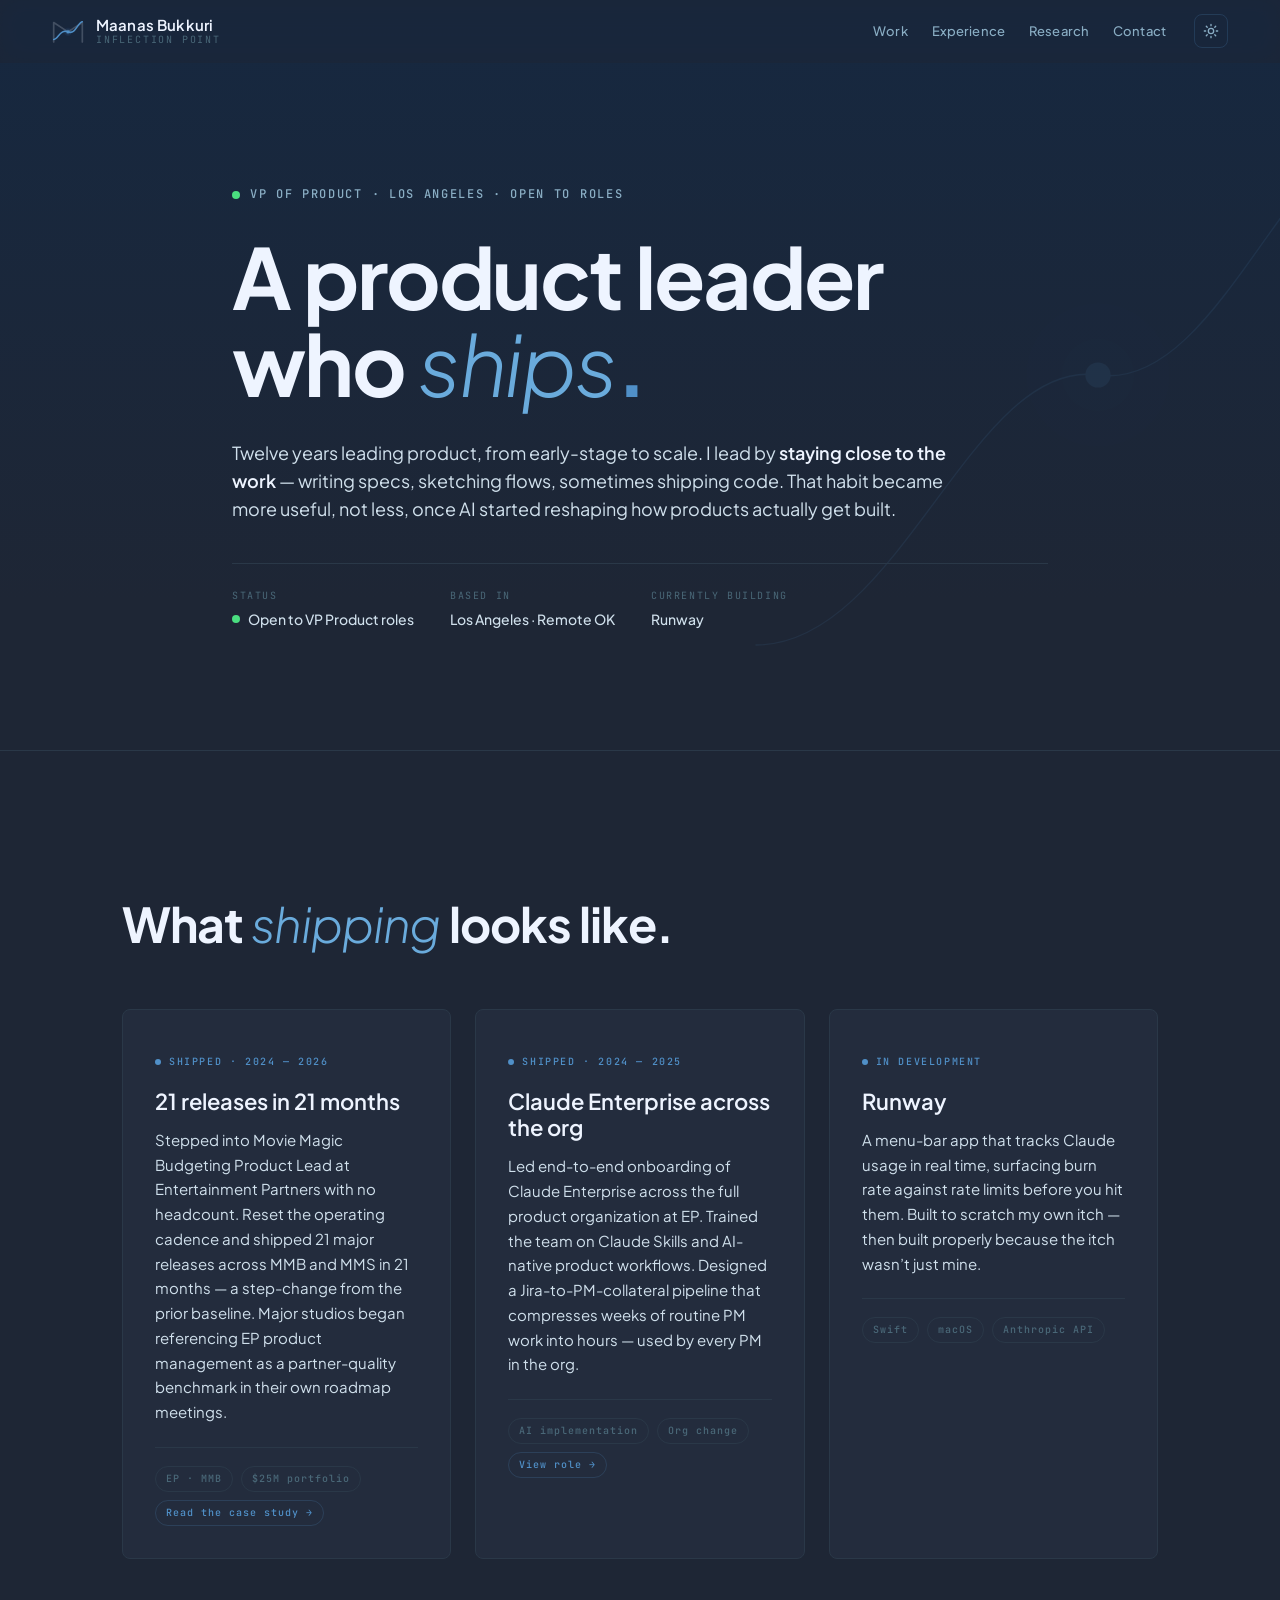
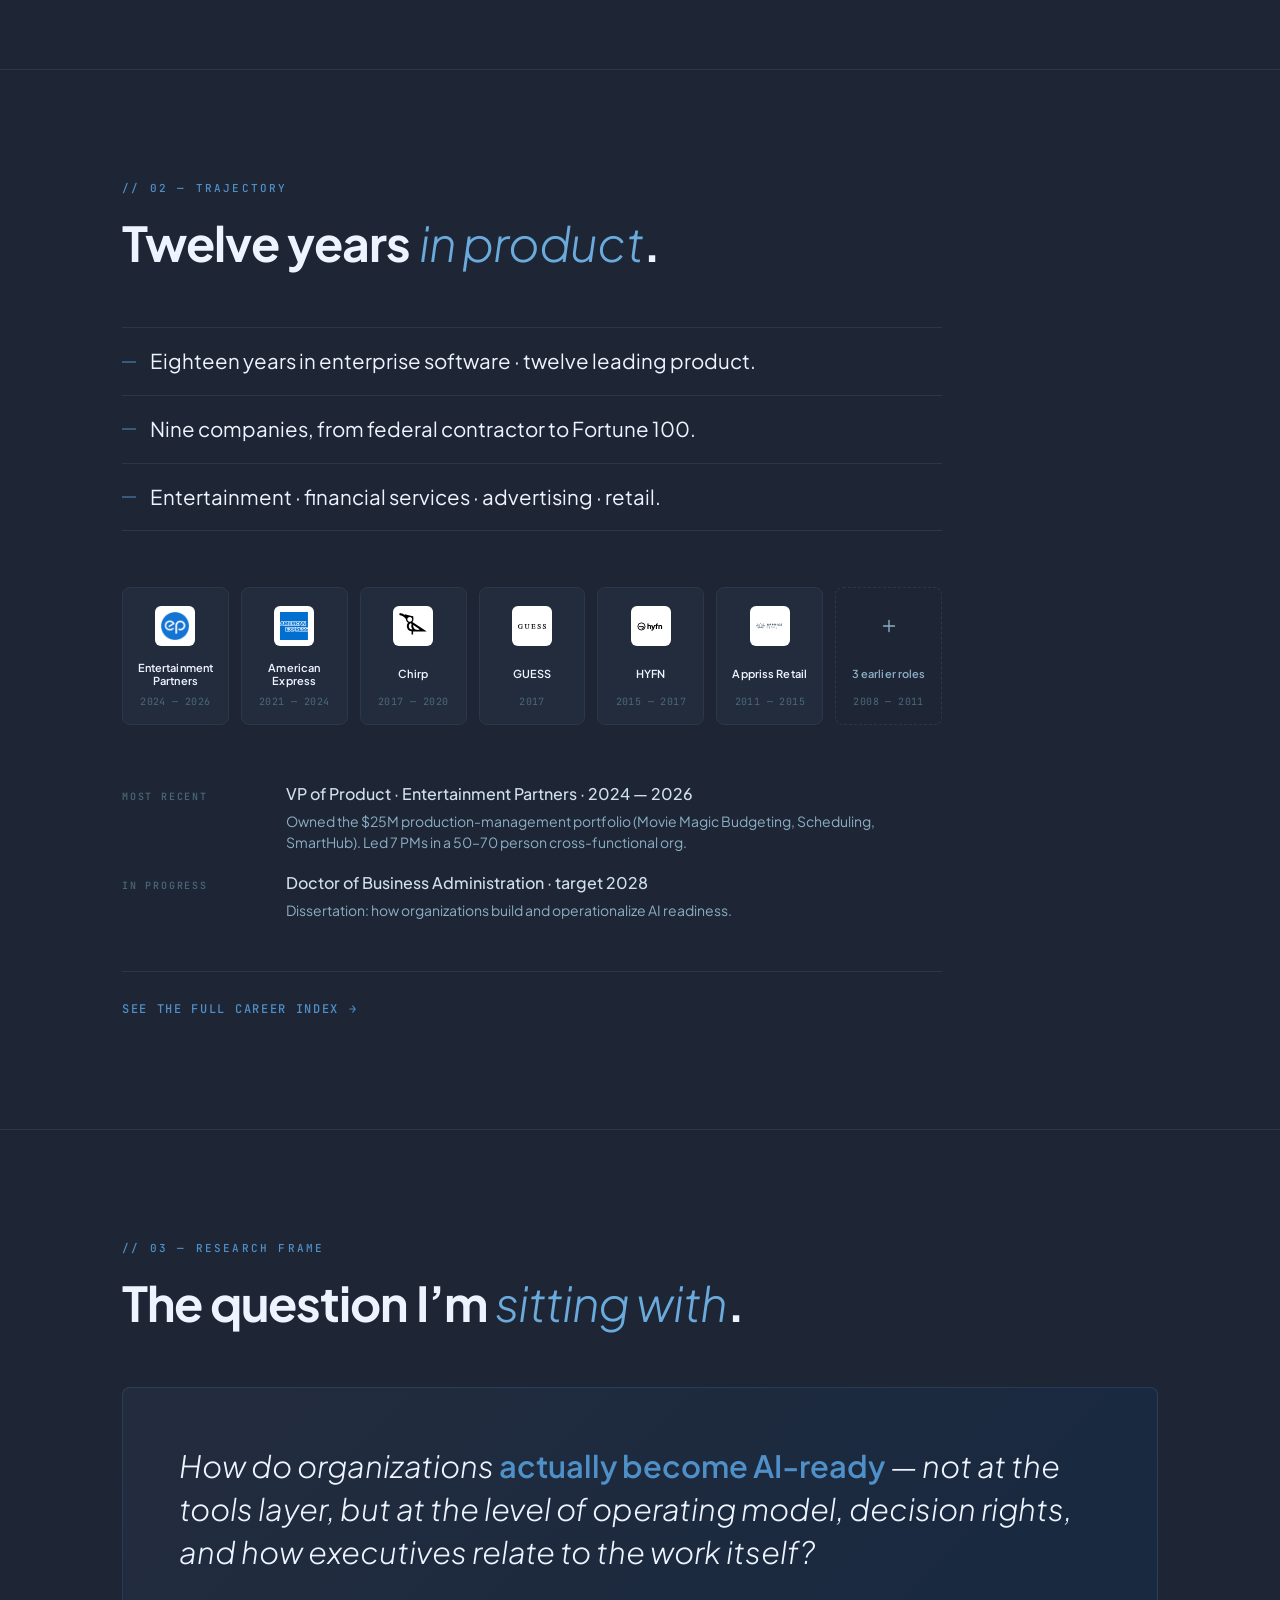
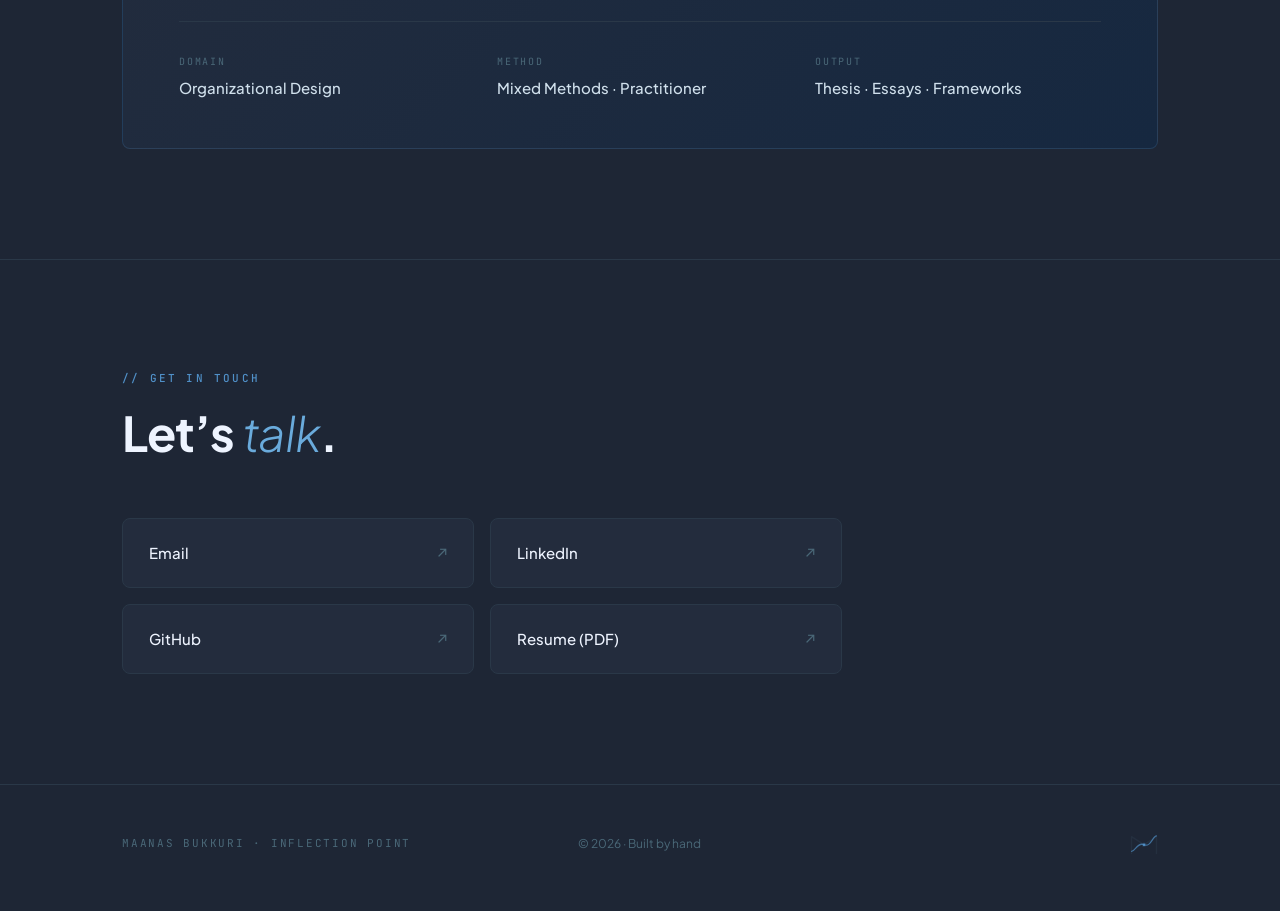
<file: index.html>
<!doctype html>
<html lang="en" data-theme="dark">
<head>
<meta charset="utf-8" />
<meta name="viewport" content="width=device-width, initial-scale=1" />
<title>Maanas Bukkuri — VP of Product · Inflection Point</title>
<meta name="description" content="Maanas Bukkuri — VP of Product. A product leader who ships, in the AI-augmented era. Operating as Inflection Point." />
<meta name="theme-color" content="#1e2635" />

<meta property="og:title" content="Maanas Bukkuri — VP of Product" />
<meta property="og:description" content="A product leader who ships. Twelve years leading product, from early-stage to scale." />
<meta property="og:type" content="website" />
<meta property="og:url" content="https://maanas.fyi" />
<meta name="twitter:card" content="summary_large_image" />

<link rel="preconnect" href="https://fonts.googleapis.com" />
<link rel="preconnect" href="https://fonts.gstatic.com" crossorigin />
<link href="https://fonts.googleapis.com/css2?family=Plus+Jakarta+Sans:ital,wght@0,300;0,400;0,500;0,600;0,700;0,800;1,300;1,400&family=JetBrains+Mono:wght@400;500&display=swap" rel="stylesheet" />

<link rel="stylesheet" href="styles.css" />
<script defer src="https://cdn.vercel-insights.com/v1/script.js"></script>
</head>
<body>

<!-- ============ NAV ============ -->
<nav class="nav" id="nav">
  <div class="nav-inner">
    <a href="#top" class="brand" aria-label="Maanas Bukkuri — home">
      <svg class="brand-mark" width="32" height="26" viewBox="0 0 38 30" fill="none" xmlns="http://www.w3.org/2000/svg" aria-hidden="true">
        <path d="M2 28 L2 5 L19 16 L36 5 L36 28" stroke="currentColor" stroke-width="2" stroke-linecap="round" stroke-linejoin="round" fill="none" opacity="0.20"/>
        <path d="M2 25 C7 25 10 12 19 16 C28 20 31 4 36 4" stroke="#5090c8" stroke-width="1.8" stroke-linecap="round" fill="none"/>
        <circle cx="19" cy="16" r="5" fill="rgba(80,144,200,0.08)"/>
        <circle cx="19" cy="16" r="3.2" fill="rgba(80,144,200,0.18)"/>
        <circle cx="19" cy="16" r="1.9" fill="#5090c8"/>
      </svg>
      <span class="brand-text">
        <span class="brand-name">Maanas Bukkuri</span>
        <span class="brand-sub">Inflection Point</span>
      </span>
    </a>
    <div class="nav-right">
      <div class="nav-links">
        <a href="#work">Work</a>
        <a href="/experience">Experience</a>
        <a href="#research">Research</a>
        <a href="#contact">Contact</a>
      </div>
      <button class="theme-toggle" id="themeToggle" aria-label="Toggle color theme" type="button">
        <svg class="icon-sun" viewBox="0 0 24 24" fill="none" stroke="currentColor" stroke-width="2" stroke-linecap="round" stroke-linejoin="round"><circle cx="12" cy="12" r="4"/><path d="M12 2v2M12 20v2M4.93 4.93l1.41 1.41M17.66 17.66l1.41 1.41M2 12h2M20 12h2M4.93 19.07l1.41-1.41M17.66 6.34l1.41-1.41"/></svg>
        <svg class="icon-moon" viewBox="0 0 24 24" fill="none" stroke="currentColor" stroke-width="2" stroke-linecap="round" stroke-linejoin="round"><path d="M21 12.79A9 9 0 1 1 11.21 3 7 7 0 0 0 21 12.79z"/></svg>
      </button>
    </div>
  </div>
</nav>

<!-- ============ HERO ============ -->
<header class="hero" id="top">
  <div class="container hero-inner">
    <div class="hero-eyebrow">
      <span class="pulse-dot" aria-hidden="true"></span>
      VP of Product · Los Angeles · Open to Roles
    </div>
    <h1 class="hero-title">
      A product leader<br/>
      who <span class="ships">ships</span><span class="period">.</span>
    </h1>
    <p class="hero-lede">
      Twelve years leading product, from early-stage to scale. I lead by <strong>staying close to the work</strong> — writing specs, sketching flows, sometimes shipping code. That habit became more useful, not less, once AI started reshaping how products actually get built.
    </p>
    <div class="hero-meta">
      <div class="hero-meta-item">
        <span class="hero-meta-label">Status</span>
        <span class="hero-meta-value"><span class="pulse-dot" aria-hidden="true"></span>Open to VP Product roles</span>
      </div>
      <div class="hero-meta-item">
        <span class="hero-meta-label">Based in</span>
        <span class="hero-meta-value">Los Angeles · Remote OK</span>
      </div>
      <div class="hero-meta-item">
        <span class="hero-meta-label">Currently building</span>
        <span class="hero-meta-value">Runway</span>
      </div>
    </div>
  </div>

  <div class="inflection-bg" aria-hidden="true">
    <svg viewBox="0 0 800 800" xmlns="http://www.w3.org/2000/svg">
      <path d="M40 700 C 200 700, 280 380, 420 400 C 560 420, 640 100, 780 100"
            stroke="#5090c8" stroke-width="1.5" fill="none" stroke-linecap="round"/>
      <circle cx="420" cy="400" r="80" fill="rgba(80,144,200,0.06)"/>
      <circle cx="420" cy="400" r="40" fill="rgba(80,144,200,0.10)"/>
      <circle cx="420" cy="400" r="14" fill="#5090c8"/>
    </svg>
  </div>
</header>

<!-- ============ 01 WORK ============ -->
<section class="block" id="work">
  <div class="container">
    <div class="section-eyebrow reveal">// 01 — Selected Work</div>
    <h2 class="section-title reveal">What <em>shipping</em> looks like.</h2>

    <div class="work-grid">
      <a class="work-card work-card--linked reveal" href="/experience/ep/mmb">
        <div class="work-card-status"><span class="dot"></span>Shipped · 2024 — 2026</div>
        <h3>21 releases in 21 months</h3>
        <p>Stepped into Movie Magic Budgeting Product Lead at Entertainment Partners with no headcount. Reset the operating cadence and shipped 21 major releases across MMB and MMS in 21 months — a step-change from the prior baseline. Major studios began referencing EP product management as a partner-quality benchmark in their own roadmap meetings.</p>
        <div class="work-card-tags">
          <span class="work-card-tag">EP · MMB</span>
          <span class="work-card-tag">$25M portfolio</span>
          <span class="work-card-tag">Read the case study →</span>
        </div>
      </a>

      <a class="work-card work-card--linked reveal" href="/experience/ep">
        <div class="work-card-status"><span class="dot"></span>Shipped · 2024 — 2025</div>
        <h3>Claude Enterprise across the org</h3>
        <p>Led end-to-end onboarding of Claude Enterprise across the full product organization at EP. Trained the team on Claude Skills and AI-native product workflows. Designed a Jira-to-PM-collateral pipeline that compresses weeks of routine PM work into hours — used by every PM in the org.</p>
        <div class="work-card-tags">
          <span class="work-card-tag">AI implementation</span>
          <span class="work-card-tag">Org change</span>
          <span class="work-card-tag">View role →</span>
        </div>
      </a>

      <article class="work-card reveal">
        <div class="work-card-status"><span class="dot"></span>In Development</div>
        <h3>Runway</h3>
        <p>A menu-bar app that tracks Claude usage in real time, surfacing burn rate against rate limits before you hit them. Built to scratch my own itch — then built properly because the itch wasn’t just mine.</p>
        <div class="work-card-tags">
          <span class="work-card-tag">Swift</span>
          <span class="work-card-tag">macOS</span>
          <span class="work-card-tag">Anthropic API</span>
        </div>
      </article>
    </div>
  </div>
</section>

<!-- ============ 03 HISTORY ============ -->
<section class="block" id="history">
  <div class="container">
    <div class="section-eyebrow reveal">// 02 — Trajectory</div>
    <h2 class="section-title reveal">Twelve years <em>in product</em>.</h2>

    <div class="trajectory">
      <ul class="trajectory-shape reveal">
        <li>Eighteen years in enterprise software · twelve leading product.</li>
        <li>Nine companies, from federal contractor to Fortune 100.</li>
        <li>Entertainment · financial services · advertising · retail.</li>
      </ul>

      <div class="companies-row reveal" aria-label="Companies, most recent first">
        <div class="company-tile">
          <div class="company-logo">
            <img src="assets/companies/ep.png" alt="Entertainment Partners" loading="lazy" />
          </div>
          <div class="company-name">Entertainment Partners</div>
          <div class="company-dates">2024 — 2026</div>
        </div>

        <div class="company-tile">
          <div class="company-logo">
            <svg viewBox="0 0 1000 997.5" xmlns="http://www.w3.org/2000/svg" aria-label="American Express"><g transform="translate(-55.5,-1002.3452)"><path d="m 55.5,1002.3454 997.5168,0 0,538.4893 -49.3744,77.1475 49.3744,68.6613 0,313.2187 -997.5168,0 0,-507.6304 L 86.358989,1456.744 55.5,1422.7991 Z" fill="#016fd0"/><path d="m 249.14015,1697.4441 0,-156.6094 165.82027,0 17.79072,23.1924 18.37901,-23.1924 601.88665,0 0,145.8088 c 0,0 -15.7404,10.644 -33.9449,10.8006 l -333.27706,0 -20.05834,-24.6872 0,24.6872 -65.72965,0 0,-42.1418 c 0,0 -8.97877,5.8825 -28.39026,5.8825 l -22.37277,0 0,36.2593 -99.52024,0 -17.7653,-23.6898 -18.03807,23.6898 z" fill="#ffffff"/><path d="m 55.5,1422.7991 37.393125,-87.1766 64.667505,0 21.22103,48.8328 0,-48.8328 80.38767,0 12.63289,35.2949 12.24716,-35.2949 360.8573,0 0,17.7439 c 0,0 18.96995,-17.7439 50.14586,-17.7439 l 117.08499,0.4092 20.85469,48.1937 0,-48.6029 67.27259,0 18.5154,27.6834 0,-27.6834 67.88977,0 0,156.6093 -67.88977,0 -17.74392,-27.7731 0,27.7731 -98.83835,0 -9.93959,-24.6872 -26.57108,0 -9.77781,24.6872 -67.02872,0 c -26.82589,0 -43.97406,-17.3816 -43.97406,-17.3816 l 0,17.3816 -101.06318,0 -20.05835,-24.6872 0,24.6872 -375.80462,0 -9.93274,-24.6872 -26.48635,0 -9.86254,24.6872 -46.1989,0 z" fill="#ffffff"/><path d="m 106.12803,1354.9291 -50.435161,117.2641 32.835892,0 9.305914,-23.4816 54.099665,0 9.2577,23.4816 33.55915,0 -50.38695,-117.2641 -38.23621,0 z m 18.66004,27.2909 16.49028,41.0329 -33.02877,0 16.53849,-41.0329 z" fill="#016fd0"/><path d="m 198.22282,1472.1735 0,-117.2642 46.66163,0.1733 27.13999,75.6045 26.4901,-75.7778 46.28848,0 0,117.2642 -29.31604,0 0,-86.4052 -31.07562,86.4052 -25.71023,0 -31.16227,-86.4052 0,86.4052 z" fill="#016fd0"/><path d="m 364.86136,1472.1735 0,-117.2642 95.66287,0 0,26.2302 -66.03824,0 0,20.0583 64.49529,0 0,24.6872 -64.49529,0 0,20.8298 66.03824,0 0,25.4587 z" fill="#016fd0"/><path d="m 477.49667,1354.9291 0,117.2641 29.31604,0 0,-41.6596 12.34359,0 35.15032,41.6596 35.82536,0 -38.57374,-43.2025 c 15.8309,-1.3359 32.16085,-14.9233 32.16085,-36.0182 0,-24.6765 -19.36827,-38.0434 -40.98459,-38.0434 l -65.23783,0 z m 29.31604,26.2301 33.51093,0 c 8.03881,0 13.88655,6.2882 13.88655,12.3436 0,7.7905 -7.57673,12.3436 -13.45259,12.3436 l -33.94489,0 0,-24.6872 z" fill="#016fd0"/><path d="m 625.61982,1472.1735 -29.93322,0 0,-117.2642 29.93322,0 z" fill="#016fd0"/><path d="m 696.59549,1472.1735 -6.4611,0 c -31.26172,0 -50.24229,-24.6292 -50.24229,-58.1499 0,-34.3488 18.76806,-59.1143 58.24634,-59.1143 l 32.40194,0 0,27.7731 -33.58657,0 c -16.026,0 -27.35994,12.5067 -27.35994,31.6305 0,22.7096 12.95987,32.2476 31.63047,32.2476 l 7.71474,0 z" fill="#016fd0"/><path d="m 760.3868,1354.9291 -50.43515,117.2641 32.83589,0 9.30591,-23.4816 54.09967,0 9.25769,23.4816 33.55915,0 -50.38694,-117.2641 -38.23622,0 z m 18.66005,27.2909 16.49027,41.0329 -33.02876,0 16.53849,-41.0329 z" fill="#016fd0"/><path d="m 852.43338,1472.1735 0,-117.2642 37.27187,0 47.59035,73.6759 0,-73.6759 29.31604,0 0,117.2642 -36.06644,0 -48.79578,-75.6045 0,75.6045 z" fill="#016fd0"/><path d="m 269.1985,1677.3858 0,-117.2642 95.66286,0 0,26.2302 -66.03823,0 0,20.0583 64.49528,0 0,24.6872 -64.49528,0 0,20.8298 66.03823,0 0,25.4587 z" fill="#016fd0"/><path d="m 737.94653,1677.3858 0,-117.2642 95.66287,0 0,26.2302 -66.03824,0 0,20.0583 64.1867,0 0,24.6872 -64.1867,0 0,20.8298 66.03824,0 0,25.4587 z" fill="#016fd0"/><path d="m 368.57408,1677.3858 46.57779,-57.9089 -47.68678,-59.3553 36.93435,0 28.39991,36.6932 28.49635,-36.6932 35.48784,0 -47.05996,58.6321 46.66353,58.6321 -36.92851,0 -27.57537,-36.1148 -26.90518,36.1148 z" fill="#016fd0"/><path d="m 499.86944,1560.1414 0,117.2641 30.08751,0 0,-37.0308 30.85899,0 c 26.11107,0 45.90274,-13.8524 45.90274,-40.7917 0,-22.3164 -15.52271,-39.4416 -42.09358,-39.4416 l -64.75566,0 z m 30.08751,26.5194 32.49837,0 c 8.43546,0 14.46515,5.1701 14.46515,13.5008 0,7.8262 -5.99925,13.5008 -14.56158,13.5008 l -32.40194,0 0,-27.0016 z" fill="#016fd0"/><path d="m 619.44802,1560.1216 0,117.2642 29.31604,0 0,-41.6597 12.34359,0 35.15032,41.6597 35.82536,0 -38.57374,-43.2026 c 15.83089,-1.3361 32.16085,-14.9233 32.16085,-36.0183 0,-24.6764 -19.36827,-38.0433 -40.98459,-38.0433 l -65.23783,0 z m 29.31604,26.2302 33.51093,0 c 8.03881,0 13.88654,6.2881 13.88654,12.3435 0,7.7906 -7.57673,12.3436 -13.45259,12.3436 l -33.94488,0 0,-24.6871 z" fill="#016fd0"/><path d="m 847.18735,1677.3858 0,-25.4587 58.67066,0 c 8.68115,0 12.44003,-4.6912 12.44003,-9.8363 0,-4.9296 -3.74703,-9.9134 -12.44003,-9.9134 l -26.5126,0 c -23.04571,0 -35.88042,-14.0409 -35.88042,-35.1214 0,-18.8023 11.75348,-36.9344 45.99918,-36.9344 l 57.08913,0 -12.3436,26.3844 -49.37438,0 c -9.43821,0 -12.3436,4.9526 -12.3436,9.6821 0,4.8612 3.59036,10.222 10.80065,10.222 l 27.77309,0 c 25.69029,0 36.83792,14.5724 36.83792,33.6556 0,20.5163 -12.42212,37.3201 -38.23646,37.3201 z" fill="#016fd0"/><path d="m 954.78398,1677.3858 0,-25.4587 58.67062,0 c 8.6812,0 12.4401,-4.6912 12.4401,-9.8363 0,-4.9296 -3.7471,-9.9134 -12.4401,-9.9134 l -26.51256,0 c -23.04571,0 -35.88043,-14.0409 -35.88043,-35.1214 0,-18.8023 11.75348,-36.9344 45.99918,-36.9344 l 57.08911,0 -12.3436,26.3844 -49.37436,0 c -9.4382,0 -12.34359,4.9526 -12.34359,9.6821 0,4.8612 3.59035,10.222 10.80064,10.222 l 27.77311,0 c 25.6903,0 36.8379,14.5724 36.8379,33.6556 0,20.5163 -12.4221,37.3201 -38.2365,37.3201 z" fill="#016fd0"/></g></svg>
          </div>
          <div class="company-name">American Express</div>
          <div class="company-dates">2021 — 2024</div>
        </div>

        <div class="company-tile">
          <div class="company-logo company-logo--chirp">
            <svg width="38" height="35" viewBox="0 0 38 35" fill="none" xmlns="http://www.w3.org/2000/svg" aria-label="Chirp"><path d="M37.2406 24.5951L18.2153 12.1958C18.1111 12.1289 18.0967 11.9836 18.1834 11.8935C18.2586 11.8121 18.331 11.7278 18.4033 11.6405C18.5016 11.5388 18.6202 11.376 18.7649 11.1463C18.8777 10.969 18.9731 10.7829 19.0599 10.5939C19.0657 10.5823 19.0715 10.5736 19.0773 10.562C20.2257 7.99779 19.2103 4.57309 19.2103 4.57309C19.193 4.50913 19.1409 4.45098 19.0686 4.43645L15.7622 3.61952C15.7622 3.61952 15.7565 3.61952 15.7536 3.61952C15.7536 3.61952 15.7478 3.61952 15.7449 3.61952L8.01272 1.70657C7.86512 1.9217 7.72922 2.16882 7.55852 2.3636C7.46022 2.47408 7.28662 2.60199 7.16512 2.59037C6.86142 2.55548 6.56632 2.4421 6.23942 2.35197C6.31462 2.01474 6.38992 1.68331 6.47082 1.32573L1.16272 0.00584813C1.05572 -0.0203168 0.951618 0.043642 0.925518 0.151209C0.740418 0.907086 0.558117 1.66006 0.370117 2.43338C0.488717 2.47698 0.57842 2.52641 0.67392 2.54676C2.03342 2.83457 3.34092 3.28228 4.59062 3.8928C6.10642 4.63414 7.48042 5.55282 8.52182 6.93084C9.05402 7.63439 9.46192 8.39027 9.64132 9.23917C9.88142 10.7916 10.8446 12.1667 12.2563 12.9052C12.372 12.9662 12.4009 13.1116 12.317 13.2104C11.2785 14.4315 10.6479 16.0159 10.6479 17.7486C10.6479 21.2954 13.2803 24.223 16.6879 24.6707C16.8759 24.6939 17.0206 24.8509 17.0206 25.0428V28.8978C17.0206 29.0083 17.1102 29.0955 17.2173 29.0955H18.9703C19.0802 29.0955 19.167 29.0053 19.167 28.8978V25.3393C19.167 25.13 19.3347 24.9614 19.543 24.9614H37.1336C37.3303 24.9614 37.4055 24.7056 37.2406 24.598M11.3566 7.6809C11.7934 5.90169 13.5811 4.81439 15.3515 5.25338C17.1218 5.69237 18.2037 7.48903 17.7669 9.26824C17.3301 11.0475 15.5424 12.1348 13.772 11.6958C12.0017 11.2568 10.9198 9.46012 11.3566 7.6809ZM17.5962 22.0629C17.5297 22.0629 17.466 22.0542 17.3995 22.0542C15.1258 21.9495 13.3063 20.0627 13.3063 17.7515C13.3063 16.5072 13.8357 15.3879 14.6804 14.6001C15.0101 14.2919 15.3891 14.0303 15.8056 13.8384L17.2578 14.7803C16.8528 15.574 16.6214 16.4723 16.6214 17.423C16.6214 19.2255 17.44 20.8361 18.7215 21.9088C18.3628 22.0077 17.9896 22.0629 17.602 22.0629M24.9697 22.7606C24.9032 22.7606 24.8367 22.7519 24.7701 22.7519C24.0846 22.7287 23.4308 22.5891 22.8262 22.3449C21.9787 22.0048 21.2295 21.4698 20.6336 20.7925C19.7253 19.7633 19.167 18.4114 19.167 16.9288C19.167 16.6351 19.1959 16.3502 19.2393 16.0682L21.8861 17.7864L24.3507 19.3883L26.9397 21.0716L28.1054 21.8274C27.2 22.4147 26.1239 22.7606 24.9668 22.7606" fill="currentColor"/></svg>
          </div>
          <div class="company-name">Chirp</div>
          <div class="company-dates">2017 — 2020</div>
        </div>

        <div class="company-tile">
          <div class="company-logo">
            <svg viewBox="0 0 611.46 108.23" xmlns="http://www.w3.org/2000/svg" aria-label="GUESS"><path fill="#000" d="M64.28 54.66l1.64.19c6.72.36 8.89 1.63 9.62 2.18.55.54 1.82 2.35 1.82 9.43v23.99a3.56 3.56 0 0 1-.73 2.54c-.36.36-1.45 1.09-6 2.54a28 28 0 0 1-6.72 1.46 41 41 0 0 1-6.18.54 34.43 34.43 0 0 1-25.77-11.08c-6.91-7.45-10.5-18-10.5-31.24 0-16.16 3.45-28 10.54-35 7.04-6.76 15.21-10.4 24.29-10.4s16.16 2.9 21.79 8.9q4.63 5.18 9.26 15.8l.55 1.09h6.57L93.16.36H86.8l-.54 1.09a7.28 7.28 0 0 1-1.8 2.91c-.36.36-1.09.73-3.44.73-.19 0-1.82-.19-9.27-2.36A65.62 65.62 0 0 0 53.95.18C37.46.18 23.79 6 13.8 17.45A54.9 54.9 0 0 0 0 54.66c0 16.35 5.81 29.79 17.46 39.59 10.36 8.9 23.25 13.26 38.5 13.26a77.8 77.8 0 0 0 25.61-4.54c11.8-4 14.16-6.36 14.16-8.72v-29.6c0-4.18.91-7.08 2.36-8.35.54-.37 2-1.1 6.35-1.46l1.64-.18v-6.21h-41.8zM213.74 8.35l1.64.19c4.9.54 8.35 1.63 10 3.45.91.9 2.36 4.17 2.36 14.16v39.23c0 9.26-1.09 16.16-3.27 20.52-4 7.63-11.44 11.44-23.24 11.44-10.53 0-17.62-3.63-21.25-11.08-2-4.18-3.09-10.17-3.09-17.61V20.16c0-6.54 1.27-8.54 2-9.26s3.09-2 10.17-2.36l1.63-.18V2h-46.14v6.35l1.63.19c6.91.54 9.27 1.81 10 2.54s2 2.72 2 9.26v47c0 9.62 1.63 17.43 5.09 23.42 6.17 11.08 18 16.9 34.86 16.9 17.07 0 28.88-5.82 35.23-17.07 3.27-6 5.09-14.53 5.09-25.24V25.97c0-9.8 1.45-12.89 2.36-14 1.09-1.27 3.63-2.91 10.17-3.63l1.63-.18V2h-38.5v6.36zM374.64 77.36c-3.63 8.17-7.81 13.26-12.16 15.26-4.54 2.18-12 3.27-21.8 3.27-11.44 0-15.25-.36-16.52-.73-.36-.18-1.45-.36-1.45-3.63V56.12h21.43c7.63 0 10.17 1.45 10.89 2.18 1.09 1.09 2.55 3.81 3.82 10.71l.36 1.45h6.9V32.14h-6.9l-.36 1.46c-1.27 6.72-2.73 9.62-3.82 10.71-.72.91-3.26 2.36-10.89 2.36h-21.43v-32c0-2.36.36-2.91.36-2.91a5.85 5.85 0 0 1 2.73-.36h20.52c10.53 0 14.53 1.45 16 2.54s3.63 4.18 5.08 11.81l.36 1.45h7.27l-.91-25.24h-83.74v6.39l1.64.19c6.71.54 8.89 1.81 9.62 2.54s1.81 2.9 1.81 9.26v67c0 6.9-1.27 8.72-1.81 9.26-.73.73-3.09 1.82-9.81 2.55l-1.63.18v6.17h84.62l7.81-29h-7.81zM473.8 46.85l-13.26-8.17a45.55 45.55 0 0 1-10.53-8.35 13.1 13.1 0 0 1-3.09-8.72 10.31 10.31 0 0 1 4-8.72 15.07 15.07 0 0 1 9.63-3.27c4.9 0 10 1.82 15.07 5.45s8.72 10 11.08 19.25l.36 1.45h7.08L490.46 0h-6.18l-.36 1.27a10 10 0 0 1-1.27 3.09 3.62 3.62 0 0 1-2.35.72c-.19 0-1.46-.18-7.82-2.36A40.11 40.11 0 0 0 459.46 0c-8.72 0-16 2.72-21.43 8.17a27.51 27.51 0 0 0-8.17 20.34c0 6.17 2.35 11.8 6.89 17.07a49.81 49.81 0 0 0 9.63 7.81l12.89 8c7.27 4.54 12 8 14.17 10.17a15.61 15.61 0 0 1 4.72 11.62c0 4.91-1.45 8.72-4.54 11.44a16.9 16.9 0 0 1-11.26 4.18c-8.35 0-15.25-3.27-20.88-9.81-3.27-3.81-6.18-9.08-8.72-15.61l-.36-1.09h-6.72l5.08 35.77h6.36l.18-1.45a8.31 8.31 0 0 1 1.09-2.91c.19-.54.91-.73 2-.73.18 0 1.64.19 8.17 2.55a46.92 46.92 0 0 0 15.26 2.72c9.62 0 17.8-2.9 24-8.35a27.14 27.14 0 0 0 9.62-21.07A26.21 26.21 0 0 0 492 62.3c-3.68-5.27-9.67-10.18-18.2-15.45zM606.19 61.38c-3.45-4.35-9.63-9.26-18-14.53l-13.26-8.17a45.77 45.77 0 0 1-10.47-8.35 13.1 13.1 0 0 1-3.09-8.72 10.31 10.31 0 0 1 4-8.72A15.07 15.07 0 0 1 575 9.62c4.9 0 10 1.82 15.07 5.45s8.72 10 11.08 19.25l.36 1.45h7.08L604.91 0h-6.18l-.36 1.27a10 10 0 0 1-1.27 3.09 3.63 3.63 0 0 1-2.36.72c-.18 0-1.45-.18-7.81-2.36A40.16 40.16 0 0 0 573.85 0c-8.71 0-16 2.72-21.43 8.17a27.55 27.55 0 0 0-8.17 20.34c0 6.17 2.36 11.8 6.9 17.07a49.72 49.72 0 0 0 9.62 7.81l12.9 8c7.26 4.54 12 8 14.17 10.17a15.64 15.64 0 0 1 4.72 11.62c0 4.91-1.46 8.72-4.72 11.44a17 17 0 0 1-11.27 4.18c-8.35 0-15.25-3.27-20.88-9.81-3.27-3.81-6.18-9.08-8.72-15.61l-.36-1.09h-6.72l5.08 35.77h6.36l.18-1.45a13.22 13.22 0 0 1 .91-2.91c.18-.54.9-.73 2-.73.19 0 1.64.19 8.18 2.55a46.81 46.81 0 0 0 15.25 2.72c9.63 0 17.8-2.9 24-8.35a27.15 27.15 0 0 0 9.61-21.08c.17-7.26-1.64-12.71-5.27-17.43z"/></svg>
          </div>
          <div class="company-name">GUESS</div>
          <div class="company-dates">2017</div>
        </div>

        <div class="company-tile">
          <div class="company-logo">
            <svg viewBox="0 0 220 70" xmlns="http://www.w3.org/2000/svg" aria-label="HYFN">
              <circle cx="35" cy="35" r="28" fill="none" stroke="#000" stroke-width="7"/>
              <path d="M18 36 L46 36" stroke="#000" stroke-width="7" stroke-linecap="round" fill="none"/>
              <path d="M46 36 Q56 36 53 46 Q49 53 40 50" stroke="#000" stroke-width="7" stroke-linecap="round" fill="none"/>
              <text x="80" y="55" font-family="Plus Jakarta Sans, sans-serif" font-size="58" font-weight="800" fill="#000" letter-spacing="-1">hyfn</text>
            </svg>
          </div>
          <div class="company-name">HYFN</div>
          <div class="company-dates">2015 — 2017</div>
        </div>

        <div class="company-tile">
          <div class="company-logo">
            <svg width="185" height="41" viewBox="0 0 185 41" fill="none" xmlns="http://www.w3.org/2000/svg" aria-label="Appriss Retail"><path d="M178.046 6.39796H177.539V7.00661H178.046C178.299 7.00661 178.454 6.89337 178.454 6.69521C178.454 6.49704 178.299 6.3838 178.046 6.3838V6.39796ZM177.216 6.10071H178.06C178.525 6.10071 178.792 6.32718 178.792 6.69521C178.792 7.06323 178.553 7.23309 178.159 7.27555L178.792 8.02575H178.426L177.821 7.27555H177.567V8.02575H177.244V6.10071H177.216ZM177.919 8.71934C178.82 8.71934 179.538 7.98329 179.538 7.07739C179.538 6.17148 178.806 5.44959 177.905 5.44959C177.004 5.44959 176.286 6.18564 176.286 7.09154C176.286 7.98329 177.004 8.71934 177.905 8.71934C177.905 8.71934 177.905 8.71934 177.919 8.71934ZM177.919 5.08156C179.017 5.09572 179.89 6.01578 179.876 7.11985C179.862 8.22392 178.947 9.10152 177.849 9.08736C176.765 9.07321 175.906 8.18146 175.892 7.09154C175.906 5.98747 176.807 5.09572 177.919 5.09572V5.08156ZM172.683 6.41211L171.345 8.87504C170.276 8.19561 169.037 7.82759 167.756 7.81343C166.616 7.81343 165.785 8.19561 165.785 8.94582C165.785 9.69602 166.967 9.92249 168.361 10.1773L168.868 10.2622C171.345 10.6727 172.852 11.8192 172.852 13.8858C172.852 16.8725 170.29 18.1323 167.601 18.1323C165.518 18.1323 163.476 17.5802 162.097 16.5328L163.617 14.084C164.8 14.9333 166.207 15.4004 167.657 15.4004C168.783 15.4004 169.642 15.0182 169.642 14.2255C169.642 13.4329 168.797 13.2489 167.165 12.9941L166.531 12.895C163.955 12.4845 162.561 11.3238 162.604 9.05905C162.646 6.61028 164.715 5.06741 167.657 5.06741C169.417 5.0391 171.148 5.49205 172.669 6.39796L172.683 6.41211ZM157.015 6.41211C155.481 5.50621 153.735 5.0391 151.961 5.08156C149.033 5.08156 146.964 6.61028 146.908 9.07321C146.865 11.338 148.259 12.5128 150.835 12.9091L151.469 13.0082C153.102 13.263 153.946 13.4753 153.946 14.2397C153.946 15.0041 153.088 15.4145 151.961 15.4145C150.511 15.4145 149.104 14.9474 147.921 14.0982L146.401 16.5469C147.78 17.5944 149.822 18.1464 151.905 18.1464C154.594 18.1464 157.156 16.9008 157.156 13.9C157.156 11.8475 155.635 10.701 153.186 10.2764L152.679 10.1914C151.3 9.9508 150.103 9.75264 150.103 8.95997C150.103 8.1673 150.934 7.82759 152.074 7.82759C153.341 7.84174 154.58 8.20977 155.664 8.8892L157.029 6.44042L157.015 6.41211ZM140.643 5.30804H137.659V17.8916H140.643V5.30804ZM127.073 8.02575C128.129 8.02575 128.805 8.43624 128.805 9.32799C128.805 10.2197 128.143 10.6585 127.073 10.6585H124.652V8.0116H127.073V8.02575ZM121.668 5.30804V17.8916H124.652V13.1781H125.088L128.382 17.8916H131.916L128.326 13.0932C130.564 12.7393 131.817 11.3238 131.817 9.34215C131.817 6.86506 130.17 5.30804 127.073 5.30804H121.639H121.668ZM111.237 8.02575C112.306 8.02575 112.968 8.53533 112.968 9.49785C112.968 10.4604 112.306 10.9558 111.237 10.9558H108.9V8.02575H111.237ZM111.307 13.6169C114.376 13.6169 116.009 11.9608 116.009 9.4837C116.009 7.00661 114.376 5.27973 111.279 5.27973H105.915V17.8633H108.9V13.631H111.307V13.6169ZM95.4844 8.02575C96.5543 8.02575 97.2159 8.53533 97.2159 9.49785C97.2159 10.4604 96.5543 10.9558 95.4844 10.9558H93.1476V8.02575H95.4844ZM95.5548 13.6169C98.6236 13.6169 100.257 11.9608 100.257 9.4837C100.257 7.00661 98.6236 5.27973 95.5266 5.27973H90.1633V17.8633H93.1476V13.631H95.5548V13.6169ZM78.3386 8.2947L79.8589 12.5411H76.8324L78.3527 8.2947H78.3386ZM80.1545 5.30804H76.5649L71.7646 17.8916H74.8897L75.8188 15.2447H80.788L81.7452 17.8916H84.9267L80.1545 5.30804Z" fill="#0a2540"/><path d="M58.8982 13.4329H50.5365L52.2679 8.13899C52.5635 7.20478 52.0568 6.19979 51.1418 5.90254C50.9728 5.84592 50.7898 5.81761 50.6068 5.81761C50.4379 5.81761 50.269 5.84592 50.1001 5.90254L36.3468 10.1773L31.8703 1.9392C31.4058 1.07576 30.336 0.764358 29.4773 1.23147C29.1816 1.38717 28.9423 1.64195 28.7734 1.9392L24.2828 10.1773L10.5437 5.90254C10.3748 5.84592 10.2058 5.81761 10.0369 5.81761C9.06559 5.81761 8.2632 6.59612 8.2632 7.58696C8.2632 7.77097 8.29136 7.96914 8.34766 8.15315L10.0791 13.447H1.75963C0.788312 13.4329 0 14.2255 0 15.2022C0 15.5419 0.0985391 15.8675 0.28154 16.1647L11.9795 34.5093C12.5567 35.4011 13.6547 35.8116 14.6542 35.486L29.1253 30.8432C29.8996 30.5885 30.7301 30.5885 31.5043 30.8432L45.9896 35.486C47.0031 35.8116 48.1011 35.4152 48.6783 34.5093L60.3763 16.1789C60.8971 15.3579 60.6719 14.268 59.8554 13.7301C59.5739 13.5461 59.236 13.447 58.8841 13.447L58.8982 13.4329ZM50.4942 7.19062C50.4942 7.19062 50.5787 7.19062 50.6209 7.19062C50.7476 7.19062 50.8602 7.2614 50.9447 7.36048C51.0151 7.45956 51.0432 7.60111 51.001 7.71435L49.1428 13.4187H38.1487L37.0366 11.3804L50.5083 7.17647L50.4942 7.19062ZM19.736 18.5569C19.2292 19.477 19.3981 20.6235 20.1301 21.3595L27.9851 29.2579H17.3992C16.9769 29.2579 16.5968 28.9748 16.456 28.5785L11.9655 14.7917H21.7771L19.7219 18.5569H19.736ZM40.5136 21.3454C41.2456 20.6093 41.4146 19.4628 40.9078 18.5427L38.8666 14.7776H48.6783L44.1877 28.5643C44.047 28.9748 43.6669 29.2438 43.2446 29.2438H32.6587L40.5136 21.3454ZM39.7253 19.208C39.9224 19.5902 39.8661 20.0715 39.5564 20.3829L31.0257 28.9748C30.6316 29.357 30.0122 29.357 29.6321 28.9748L21.1014 20.4112C20.7917 20.0998 20.7354 19.6185 20.9325 19.2363L29.9699 2.59032C30.0826 2.39216 30.3219 2.32138 30.519 2.43462C30.5893 2.47709 30.6456 2.5337 30.6738 2.59032L39.7112 19.1939L39.7253 19.208ZM9.6709 7.71435C9.62867 7.58696 9.64275 7.45956 9.72721 7.36048C9.7976 7.2614 9.92429 7.19062 10.051 7.19062C10.0932 7.19062 10.1354 7.19062 10.1777 7.19062L23.6494 11.3946L22.5373 13.4329H11.5431L9.6709 7.7285V7.71435ZM14.26 34.1696C13.8377 34.297 13.3732 34.1272 13.1338 33.7591L1.42178 15.4145C1.29508 15.2305 1.35139 14.9757 1.54847 14.8484C1.61886 14.8059 1.68924 14.7917 1.75963 14.7776H10.5437L15.175 29.0031C15.4847 29.9798 16.3856 30.6309 17.3992 30.6309H25.2542L14.2459 34.1413L14.26 34.1696ZM59.2501 15.4145L47.5381 33.745C47.2987 34.113 46.8342 34.2829 46.4119 34.1555L35.4037 30.6026H43.2446C44.2581 30.6026 45.159 29.9515 45.4687 28.9748L50.1001 14.7493H58.8841C59.1094 14.7493 59.2924 14.9333 59.2924 15.1598C59.2924 15.2305 59.2642 15.3155 59.222 15.3721V15.4145H59.2501Z" fill="#0a2540"/><path d="M139.292 34.5093H132.788V24.3887H131.831V35.4152H139.292V34.4952V34.5093ZM125.51 24.4028H124.553V35.4294H125.51V24.4028ZM114.361 25.337L116.825 31.2962H111.898L114.361 25.337ZM114.953 24.4028H113.784L109.181 35.4294H110.195L111.518 32.2021H117.219L118.542 35.4294H119.556L114.953 24.4028ZM106.394 24.4028H97.5536V25.3229H101.495V35.4435H102.452V25.3229H106.408V24.4028H106.394ZM92.8518 34.5235H86.2638V30.3195H92.6125V29.4136H86.2638V25.2946H92.8096V24.3887H85.3066V35.4152H92.8518V34.5093V34.5235ZM75.9454 25.2946C77.7472 25.2946 78.7467 26.0448 78.7467 27.4603C78.7467 28.8757 77.7331 29.6542 75.9454 29.6542H72.7217V25.2946H75.9454ZM71.7786 24.4028V35.4294H72.7358V30.5318H74.411L78.4933 35.4294H79.6898L75.5371 30.5318H75.9735C78.3103 30.5318 79.7461 29.357 79.7461 27.4886C79.7461 25.6201 78.3807 24.4453 75.9594 24.4453L71.7786 24.4028Z" fill="#0a2540"/></svg>
          </div>
          <div class="company-name">Appriss Retail</div>
          <div class="company-dates">2011 — 2015</div>
        </div>

        <div class="company-tile company-tile--more" title="Epsilon, REI Systems, 1-800 Contacts">
          <div class="company-logo company-logo--placeholder" aria-hidden="true">
            <svg viewBox="0 0 24 24" fill="none" stroke="currentColor" stroke-width="1.5" stroke-linecap="round" stroke-linejoin="round">
              <line x1="6" y1="12" x2="18" y2="12"/>
              <line x1="12" y1="6" x2="12" y2="18"/>
            </svg>
          </div>
          <div class="company-name">3 earlier roles</div>
          <div class="company-dates">2008 — 2011</div>
        </div>
      </div>

      <dl class="trajectory-status reveal">
        <div>
          <dt>Most recent</dt>
          <dd>VP of Product · Entertainment Partners · 2024 — 2026<br/><span class="trajectory-status-detail">Owned the $25M production-management portfolio (Movie Magic Budgeting, Scheduling, SmartHub). Led 7 PMs in a 50–70 person cross-functional org.</span></dd>
        </div>
        <div>
          <dt>In progress</dt>
          <dd>Doctor of Business Administration · target 2028<br/><span class="trajectory-status-detail">Dissertation: how organizations build and operationalize AI readiness.</span></dd>
        </div>
      </dl>

      <a class="trajectory-link reveal" href="/experience">
        See the full career index <span class="arrow">→</span>
      </a>
    </div>
  </div>
</section>

<!-- ============ 04 RESEARCH ============ -->
<section class="block" id="research">
  <div class="container">
    <div class="section-eyebrow reveal">// 03 — Research Frame</div>
    <h2 class="section-title reveal">The question I’m <em>sitting with</em>.</h2>

    <div class="thesis-frame reveal">
      <p class="thesis-question">
        How do organizations <span class="key">actually become AI-ready</span> — not at the tools layer, but at the level of operating model, decision rights, and how executives relate to the work itself?
      </p>
      <div class="thesis-meta">
        <div class="thesis-meta-item">
          <span class="thesis-meta-label">Domain</span>
          <span class="thesis-meta-value">Organizational Design</span>
        </div>
        <div class="thesis-meta-item">
          <span class="thesis-meta-label">Method</span>
          <span class="thesis-meta-value">Mixed Methods · Practitioner</span>
        </div>
        <div class="thesis-meta-item">
          <span class="thesis-meta-label">Output</span>
          <span class="thesis-meta-value">Thesis · Essays · Frameworks</span>
        </div>
      </div>
    </div>
  </div>
</section>

<!-- ============ CONTACT ============ -->
<section class="block" id="contact">
  <div class="container">
    <div class="section-eyebrow reveal">// Get in touch</div>
    <h2 class="section-title reveal">Let’s <em>talk</em>.</h2>

    <div class="contact-grid">
      <a class="contact-link reveal" href="mailto:msbukkuri@gmail.com">
        <span>Email</span><span class="arrow">↗</span>
      </a>
      <a class="contact-link reveal" href="https://www.linkedin.com/in/maanasb" target="_blank" rel="noopener">
        <span>LinkedIn</span><span class="arrow">↗</span>
      </a>
      <a class="contact-link reveal" href="https://github.com/msbukkuri" target="_blank" rel="noopener">
        <span>GitHub</span><span class="arrow">↗</span>
      </a>
      <a class="contact-link reveal" href="/resume.pdf">
        <span>Resume (PDF)</span><span class="arrow">↗</span>
      </a>
    </div>
  </div>
</section>

<!-- ============ FOOTER ============ -->
<footer class="footer">
  <div class="container footer-inner">
    <div class="footer-left">Maanas Bukkuri · Inflection Point</div>
    <div class="footer-mid">© 2026 · Built by hand</div>
    <div class="footer-right" aria-hidden="true">
      <svg width="28" height="22" viewBox="0 0 38 30" fill="none" xmlns="http://www.w3.org/2000/svg">
        <path d="M2 28 L2 5 L19 16 L36 5 L36 28" stroke="currentColor" stroke-width="2" stroke-linecap="round" stroke-linejoin="round" fill="none" opacity="0.15"/>
        <path d="M2 25 C7 25 10 12 19 16 C28 20 31 4 36 4" stroke="#5090c8" stroke-width="1.6" stroke-linecap="round" fill="none" opacity="0.7"/>
        <circle cx="19" cy="16" r="3" fill="rgba(80,144,200,0.18)"/>
        <circle cx="19" cy="16" r="1.6" fill="#5090c8"/>
      </svg>
    </div>
  </div>
</footer>

<script src="app.js" defer></script>
</body>
</html>
</file>
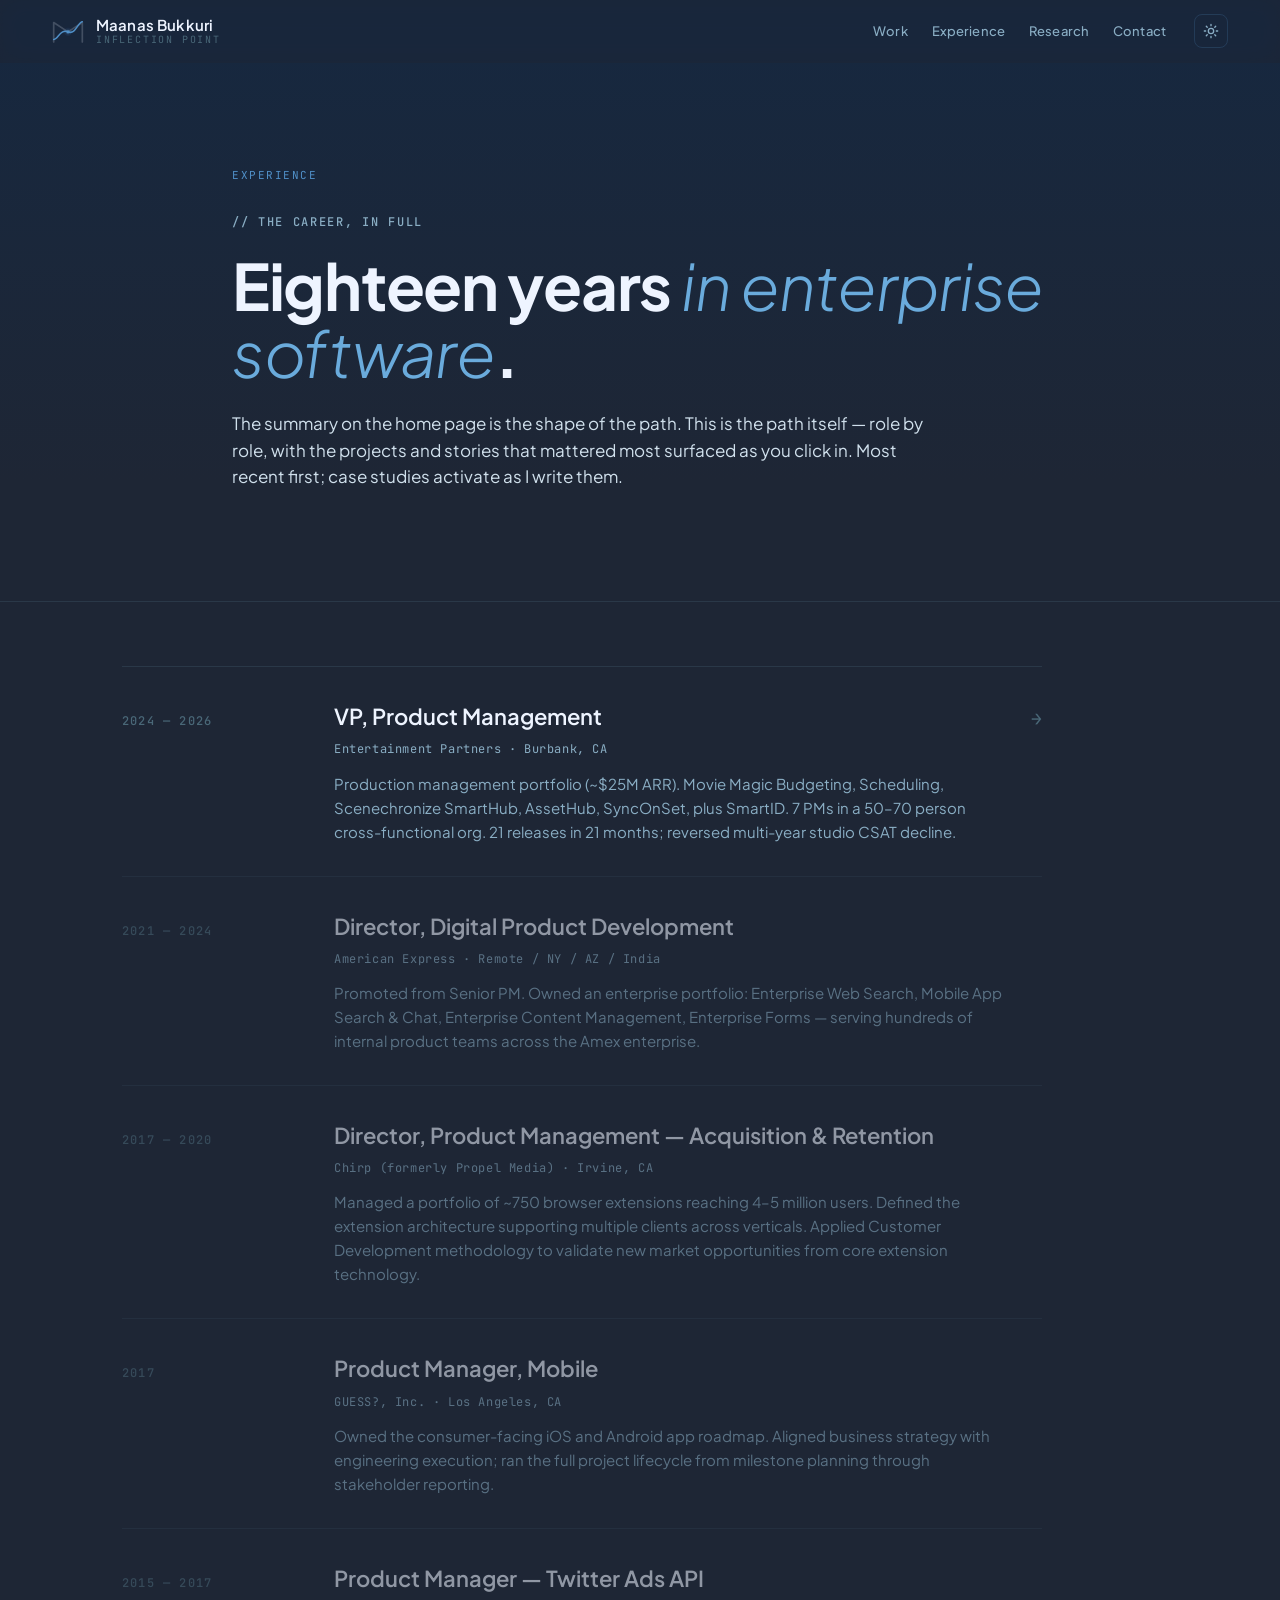
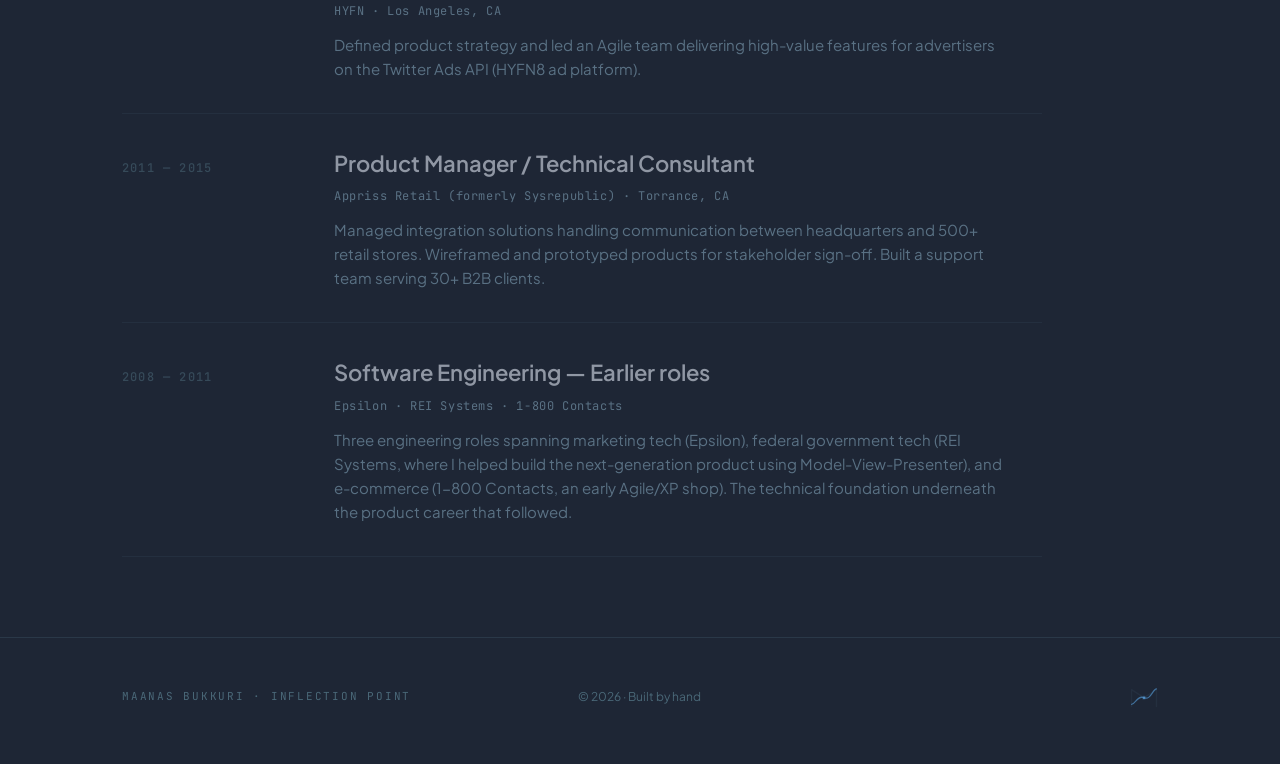
<file: experience/index.html>
<!doctype html>
<html lang="en" data-theme="dark">
<head>
<meta charset="utf-8" />
<meta name="viewport" content="width=device-width, initial-scale=1" />
<title>Experience · Maanas Bukkuri — Inflection Point</title>
<meta name="description" content="The full career index. Eighteen years in enterprise software, twelve leading product." />
<meta name="theme-color" content="#1e2635" />
<link rel="preconnect" href="https://fonts.googleapis.com" />
<link rel="preconnect" href="https://fonts.gstatic.com" crossorigin />
<link href="https://fonts.googleapis.com/css2?family=Plus+Jakarta+Sans:ital,wght@0,300;0,400;0,500;0,600;0,700;0,800;1,300;1,400&family=JetBrains+Mono:wght@400;500&display=swap" rel="stylesheet" />
<link rel="stylesheet" href="/styles.css" />
<script defer src="https://cdn.vercel-insights.com/v1/script.js"></script>
</head>
<body>

<nav class="nav" id="nav">
  <div class="nav-inner">
    <a href="/" class="brand" aria-label="Maanas Bukkuri — home">
      <svg class="brand-mark" width="32" height="26" viewBox="0 0 38 30" fill="none" xmlns="http://www.w3.org/2000/svg" aria-hidden="true">
        <path d="M2 28 L2 5 L19 16 L36 5 L36 28" stroke="currentColor" stroke-width="2" stroke-linecap="round" stroke-linejoin="round" fill="none" opacity="0.20"/>
        <path d="M2 25 C7 25 10 12 19 16 C28 20 31 4 36 4" stroke="#5090c8" stroke-width="1.8" stroke-linecap="round" fill="none"/>
        <circle cx="19" cy="16" r="5" fill="rgba(80,144,200,0.08)"/>
        <circle cx="19" cy="16" r="3.2" fill="rgba(80,144,200,0.18)"/>
        <circle cx="19" cy="16" r="1.9" fill="#5090c8"/>
      </svg>
      <span class="brand-text">
        <span class="brand-name">Maanas Bukkuri</span>
        <span class="brand-sub">Inflection Point</span>
      </span>
    </a>
    <div class="nav-right">
      <div class="nav-links">
        <a href="/#work">Work</a>
        <a href="/experience">Experience</a>
        <a href="/#research">Research</a>
        <a href="/#contact">Contact</a>
      </div>
      <button class="theme-toggle" id="themeToggle" aria-label="Toggle color theme" type="button">
        <svg class="icon-sun" viewBox="0 0 24 24" fill="none" stroke="currentColor" stroke-width="2" stroke-linecap="round" stroke-linejoin="round"><circle cx="12" cy="12" r="4"/><path d="M12 2v2M12 20v2M4.93 4.93l1.41 1.41M17.66 17.66l1.41 1.41M2 12h2M20 12h2M4.93 19.07l1.41-1.41M17.66 6.34l1.41-1.41"/></svg>
        <svg class="icon-moon" viewBox="0 0 24 24" fill="none" stroke="currentColor" stroke-width="2" stroke-linecap="round" stroke-linejoin="round"><path d="M21 12.79A9 9 0 1 1 11.21 3 7 7 0 0 0 21 12.79z"/></svg>
      </button>
    </div>
  </div>
</nav>

<header class="subpage-hero">
  <div class="container subpage-hero-inner">
    <div class="breadcrumb"><span class="current">Experience</span></div>
    <div class="subpage-eyebrow">// The career, in full</div>
    <h1 class="subpage-title">Eighteen years <em>in enterprise software</em>.</h1>
    <p class="subpage-lede">
      The summary on the home page is the shape of the path. This is the path itself — role by role, with the projects and stories that mattered most surfaced as you click in. Most recent first; case studies activate as I write them.
    </p>
  </div>
</header>

<section class="case-section">
  <div class="container">
    <div class="role-list">
      <a class="role-row role-row--linked" href="/experience/ep">
        <div class="role-period">2024 — 2026</div>
        <div>
          <div class="role-name">VP, Product Management</div>
          <span class="role-company">Entertainment Partners · Burbank, CA</span>
          <span class="role-summary">Production management portfolio (~$25M ARR). Movie Magic Budgeting, Scheduling, Scenechronize SmartHub, AssetHub, SyncOnSet, plus SmartID. 7 PMs in a 50–70 person cross-functional org. 21 releases in 21 months; reversed multi-year studio CSAT decline.</span>
        </div>
        <span class="role-arrow">→</span>
      </a>

      <div class="role-row role-row--placeholder">
        <div class="role-period">2021 — 2024</div>
        <div>
          <div class="role-name">Director, Digital Product Development</div>
          <span class="role-company">American Express · Remote / NY / AZ / India</span>
          <span class="role-summary">Promoted from Senior PM. Owned an enterprise portfolio: Enterprise Web Search, Mobile App Search &amp; Chat, Enterprise Content Management, Enterprise Forms — serving hundreds of internal product teams across the Amex enterprise.</span>
        </div>
        <span class="role-arrow">→</span>
      </div>

      <div class="role-row role-row--placeholder">
        <div class="role-period">2017 — 2020</div>
        <div>
          <div class="role-name">Director, Product Management — Acquisition &amp; Retention</div>
          <span class="role-company">Chirp (formerly Propel Media) · Irvine, CA</span>
          <span class="role-summary">Managed a portfolio of ~750 browser extensions reaching 4–5 million users. Defined the extension architecture supporting multiple clients across verticals. Applied Customer Development methodology to validate new market opportunities from core extension technology.</span>
        </div>
        <span class="role-arrow">→</span>
      </div>

      <div class="role-row role-row--placeholder">
        <div class="role-period">2017</div>
        <div>
          <div class="role-name">Product Manager, Mobile</div>
          <span class="role-company">GUESS?, Inc. · Los Angeles, CA</span>
          <span class="role-summary">Owned the consumer-facing iOS and Android app roadmap. Aligned business strategy with engineering execution; ran the full project lifecycle from milestone planning through stakeholder reporting.</span>
        </div>
        <span class="role-arrow">→</span>
      </div>

      <div class="role-row role-row--placeholder">
        <div class="role-period">2015 — 2017</div>
        <div>
          <div class="role-name">Product Manager — Twitter Ads API</div>
          <span class="role-company">HYFN · Los Angeles, CA</span>
          <span class="role-summary">Defined product strategy and led an Agile team delivering high-value features for advertisers on the Twitter Ads API (HYFN8 ad platform).</span>
        </div>
        <span class="role-arrow">→</span>
      </div>

      <div class="role-row role-row--placeholder">
        <div class="role-period">2011 — 2015</div>
        <div>
          <div class="role-name">Product Manager / Technical Consultant</div>
          <span class="role-company">Appriss Retail (formerly Sysrepublic) · Torrance, CA</span>
          <span class="role-summary">Managed integration solutions handling communication between headquarters and 500+ retail stores. Wireframed and prototyped products for stakeholder sign-off. Built a support team serving 30+ B2B clients.</span>
        </div>
        <span class="role-arrow">→</span>
      </div>

      <div class="role-row role-row--placeholder">
        <div class="role-period">2008 — 2011</div>
        <div>
          <div class="role-name">Software Engineering — Earlier roles</div>
          <span class="role-company">Epsilon · REI Systems · 1-800 Contacts</span>
          <span class="role-summary">Three engineering roles spanning marketing tech (Epsilon), federal government tech (REI Systems, where I helped build the next-generation product using Model-View-Presenter), and e-commerce (1-800 Contacts, an early Agile/XP shop). The technical foundation underneath the product career that followed.</span>
        </div>
        <span class="role-arrow">→</span>
      </div>
    </div>
  </div>
</section>

<footer class="footer">
  <div class="container footer-inner">
    <div class="footer-left">Maanas Bukkuri · Inflection Point</div>
    <div class="footer-mid">© 2026 · Built by hand</div>
    <div class="footer-right" aria-hidden="true">
      <svg width="28" height="22" viewBox="0 0 38 30" fill="none" xmlns="http://www.w3.org/2000/svg">
        <path d="M2 28 L2 5 L19 16 L36 5 L36 28" stroke="currentColor" stroke-width="2" stroke-linecap="round" stroke-linejoin="round" fill="none" opacity="0.15"/>
        <path d="M2 25 C7 25 10 12 19 16 C28 20 31 4 36 4" stroke="#5090c8" stroke-width="1.6" stroke-linecap="round" fill="none" opacity="0.7"/>
        <circle cx="19" cy="16" r="3" fill="rgba(80,144,200,0.18)"/>
        <circle cx="19" cy="16" r="1.6" fill="#5090c8"/>
      </svg>
    </div>
  </div>
</footer>

<script src="/app.js" defer></script>
</body>
</html>
</file>
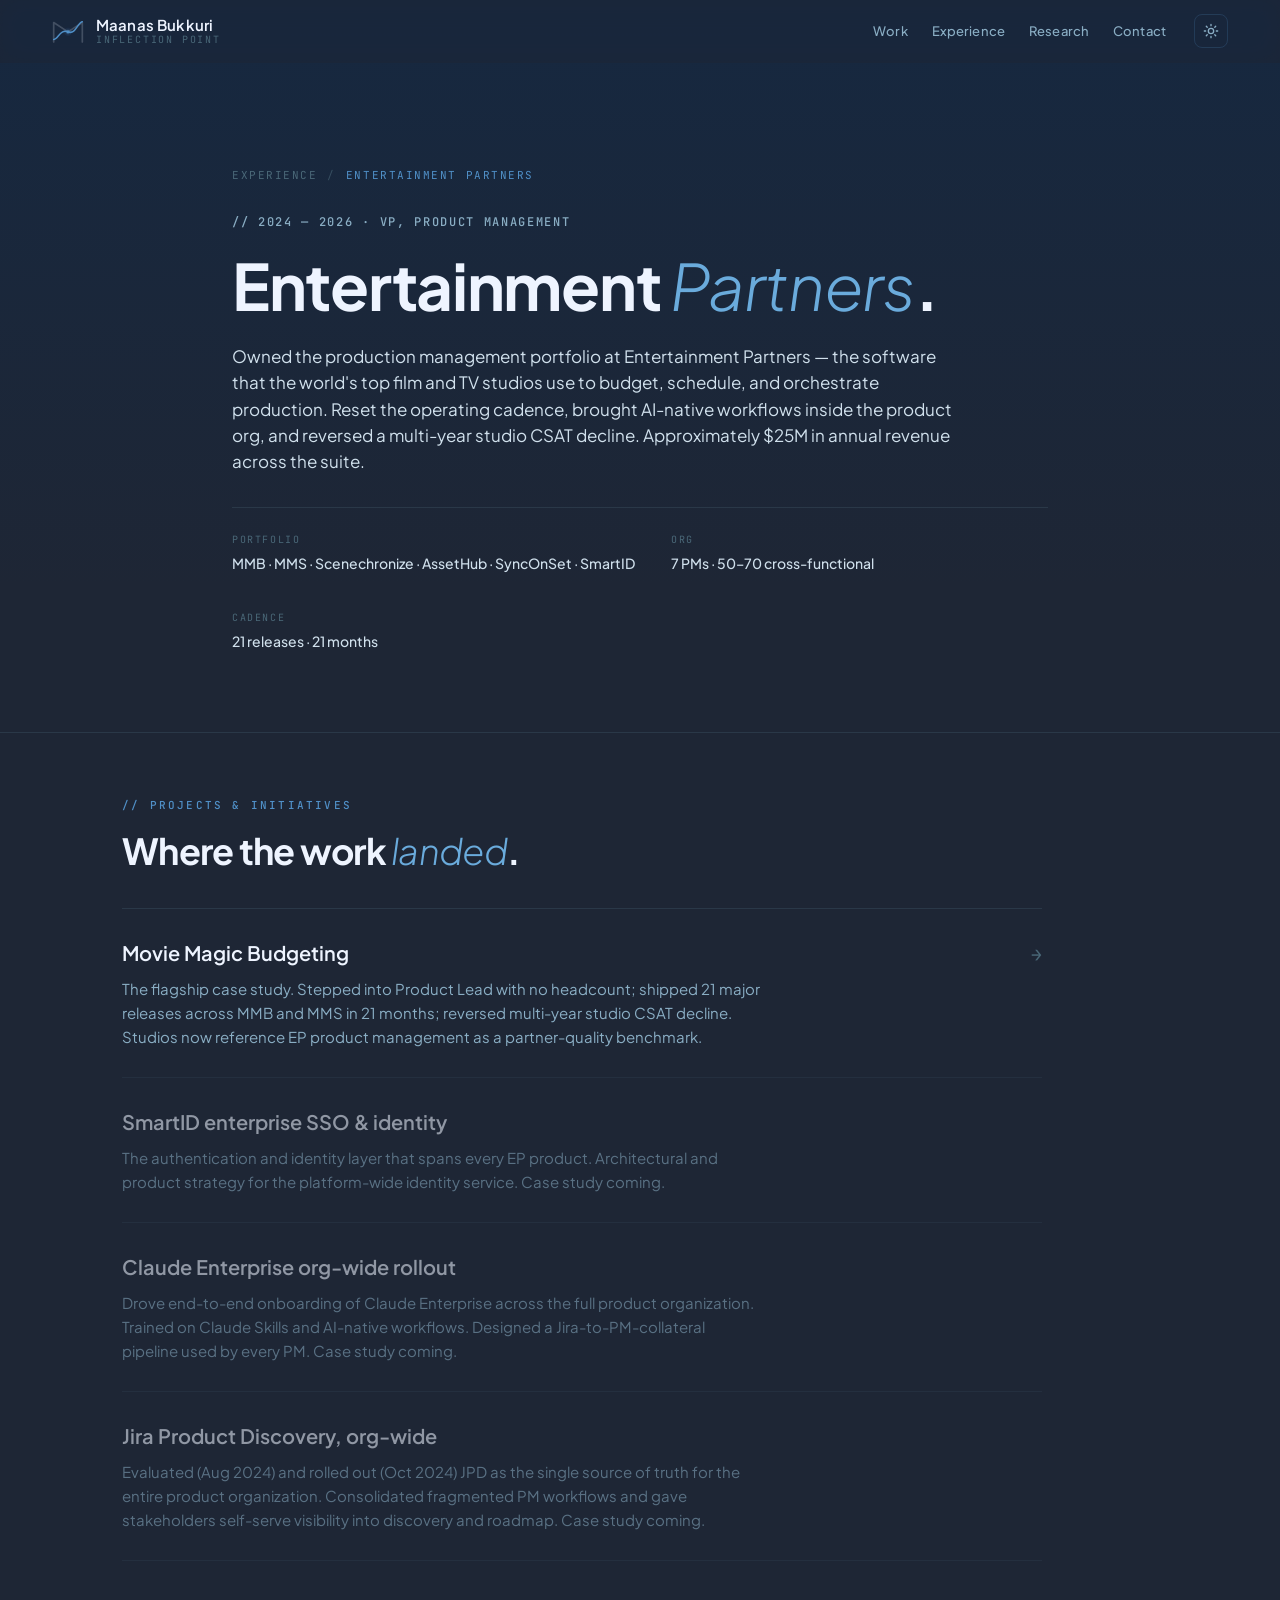
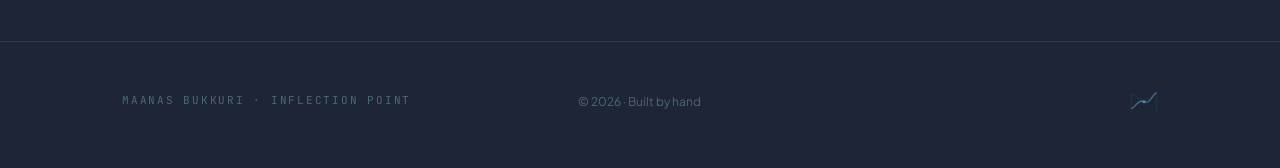
<file: experience/ep/index.html>
<!doctype html>
<html lang="en" data-theme="dark">
<head>
<meta charset="utf-8" />
<meta name="viewport" content="width=device-width, initial-scale=1" />
<title>Entertainment Partners · 2024 — 2026 — Maanas Bukkuri</title>
<meta name="description" content="VP of Product at Entertainment Partners, 2024 — 2026. Owned the $25M production management portfolio." />
<meta name="theme-color" content="#1e2635" />
<link rel="preconnect" href="https://fonts.googleapis.com" />
<link rel="preconnect" href="https://fonts.gstatic.com" crossorigin />
<link href="https://fonts.googleapis.com/css2?family=Plus+Jakarta+Sans:ital,wght@0,300;0,400;0,500;0,600;0,700;0,800;1,300;1,400&family=JetBrains+Mono:wght@400;500&display=swap" rel="stylesheet" />
<link rel="stylesheet" href="/styles.css" />
<script defer src="https://cdn.vercel-insights.com/v1/script.js"></script>
</head>
<body>

<nav class="nav" id="nav">
  <div class="nav-inner">
    <a href="/" class="brand" aria-label="Maanas Bukkuri — home">
      <svg class="brand-mark" width="32" height="26" viewBox="0 0 38 30" fill="none" xmlns="http://www.w3.org/2000/svg" aria-hidden="true">
        <path d="M2 28 L2 5 L19 16 L36 5 L36 28" stroke="currentColor" stroke-width="2" stroke-linecap="round" stroke-linejoin="round" fill="none" opacity="0.20"/>
        <path d="M2 25 C7 25 10 12 19 16 C28 20 31 4 36 4" stroke="#5090c8" stroke-width="1.8" stroke-linecap="round" fill="none"/>
        <circle cx="19" cy="16" r="5" fill="rgba(80,144,200,0.08)"/>
        <circle cx="19" cy="16" r="3.2" fill="rgba(80,144,200,0.18)"/>
        <circle cx="19" cy="16" r="1.9" fill="#5090c8"/>
      </svg>
      <span class="brand-text">
        <span class="brand-name">Maanas Bukkuri</span>
        <span class="brand-sub">Inflection Point</span>
      </span>
    </a>
    <div class="nav-right">
      <div class="nav-links">
        <a href="/#work">Work</a>
        <a href="/experience">Experience</a>
        <a href="/#research">Research</a>
        <a href="/#contact">Contact</a>
      </div>
      <button class="theme-toggle" id="themeToggle" aria-label="Toggle color theme" type="button">
        <svg class="icon-sun" viewBox="0 0 24 24" fill="none" stroke="currentColor" stroke-width="2" stroke-linecap="round" stroke-linejoin="round"><circle cx="12" cy="12" r="4"/><path d="M12 2v2M12 20v2M4.93 4.93l1.41 1.41M17.66 17.66l1.41 1.41M2 12h2M20 12h2M4.93 19.07l1.41-1.41M17.66 6.34l1.41-1.41"/></svg>
        <svg class="icon-moon" viewBox="0 0 24 24" fill="none" stroke="currentColor" stroke-width="2" stroke-linecap="round" stroke-linejoin="round"><path d="M21 12.79A9 9 0 1 1 11.21 3 7 7 0 0 0 21 12.79z"/></svg>
      </button>
    </div>
  </div>
</nav>

<header class="subpage-hero">
  <div class="container subpage-hero-inner">
    <div class="breadcrumb">
      <a href="/experience">Experience</a>
      <span class="sep">/</span>
      <span class="current">Entertainment Partners</span>
    </div>
    <div class="subpage-eyebrow">// 2024 — 2026 · VP, Product Management</div>
    <h1 class="subpage-title">Entertainment <em>Partners</em>.</h1>
    <p class="subpage-lede">
      Owned the production management portfolio at Entertainment Partners — the software that the world's top film and TV studios use to budget, schedule, and orchestrate production. Reset the operating cadence, brought AI-native workflows inside the product org, and reversed a multi-year studio CSAT decline. Approximately $25M in annual revenue across the suite.
    </p>
    <div class="subpage-meta">
      <div class="subpage-meta-item">
        <span class="subpage-meta-label">Portfolio</span>
        <span class="subpage-meta-value">MMB · MMS · Scenechronize · AssetHub · SyncOnSet · SmartID</span>
      </div>
      <div class="subpage-meta-item">
        <span class="subpage-meta-label">Org</span>
        <span class="subpage-meta-value">7 PMs · 50–70 cross-functional</span>
      </div>
      <div class="subpage-meta-item">
        <span class="subpage-meta-label">Cadence</span>
        <span class="subpage-meta-value">21 releases · 21 months</span>
      </div>
    </div>
  </div>
</header>

<section class="case-section">
  <div class="container">
    <div class="case-section-eyebrow">// Projects &amp; initiatives</div>
    <h2 class="case-section-title">Where the work <em>landed</em>.</h2>

    <div class="project-list">
      <a class="project-row project-row--linked" href="/experience/ep/mmb">
        <div>
          <div class="project-name">Movie Magic Budgeting</div>
          <span class="project-summary">The flagship case study. Stepped into Product Lead with no headcount; shipped 21 major releases across MMB and MMS in 21 months; reversed multi-year studio CSAT decline. Studios now reference EP product management as a partner-quality benchmark.</span>
        </div>
        <span class="project-arrow">→</span>
      </a>

      <div class="project-row project-row--placeholder">
        <div>
          <div class="project-name">SmartID enterprise SSO &amp; identity</div>
          <span class="project-summary">The authentication and identity layer that spans every EP product. Architectural and product strategy for the platform-wide identity service. Case study coming.</span>
        </div>
        <span class="project-arrow">→</span>
      </div>

      <div class="project-row project-row--placeholder">
        <div>
          <div class="project-name">Claude Enterprise org-wide rollout</div>
          <span class="project-summary">Drove end-to-end onboarding of Claude Enterprise across the full product organization. Trained on Claude Skills and AI-native workflows. Designed a Jira-to-PM-collateral pipeline used by every PM. Case study coming.</span>
        </div>
        <span class="project-arrow">→</span>
      </div>

      <div class="project-row project-row--placeholder">
        <div>
          <div class="project-name">Jira Product Discovery, org-wide</div>
          <span class="project-summary">Evaluated (Aug 2024) and rolled out (Oct 2024) JPD as the single source of truth for the entire product organization. Consolidated fragmented PM workflows and gave stakeholders self-serve visibility into discovery and roadmap. Case study coming.</span>
        </div>
        <span class="project-arrow">→</span>
      </div>
    </div>
  </div>
</section>

<footer class="footer">
  <div class="container footer-inner">
    <div class="footer-left">Maanas Bukkuri · Inflection Point</div>
    <div class="footer-mid">© 2026 · Built by hand</div>
    <div class="footer-right" aria-hidden="true">
      <svg width="28" height="22" viewBox="0 0 38 30" fill="none" xmlns="http://www.w3.org/2000/svg">
        <path d="M2 28 L2 5 L19 16 L36 5 L36 28" stroke="currentColor" stroke-width="2" stroke-linecap="round" stroke-linejoin="round" fill="none" opacity="0.15"/>
        <path d="M2 25 C7 25 10 12 19 16 C28 20 31 4 36 4" stroke="#5090c8" stroke-width="1.6" stroke-linecap="round" fill="none" opacity="0.7"/>
        <circle cx="19" cy="16" r="3" fill="rgba(80,144,200,0.18)"/>
        <circle cx="19" cy="16" r="1.6" fill="#5090c8"/>
      </svg>
    </div>
  </div>
</footer>

<script src="/app.js" defer></script>
</body>
</html>
</file>
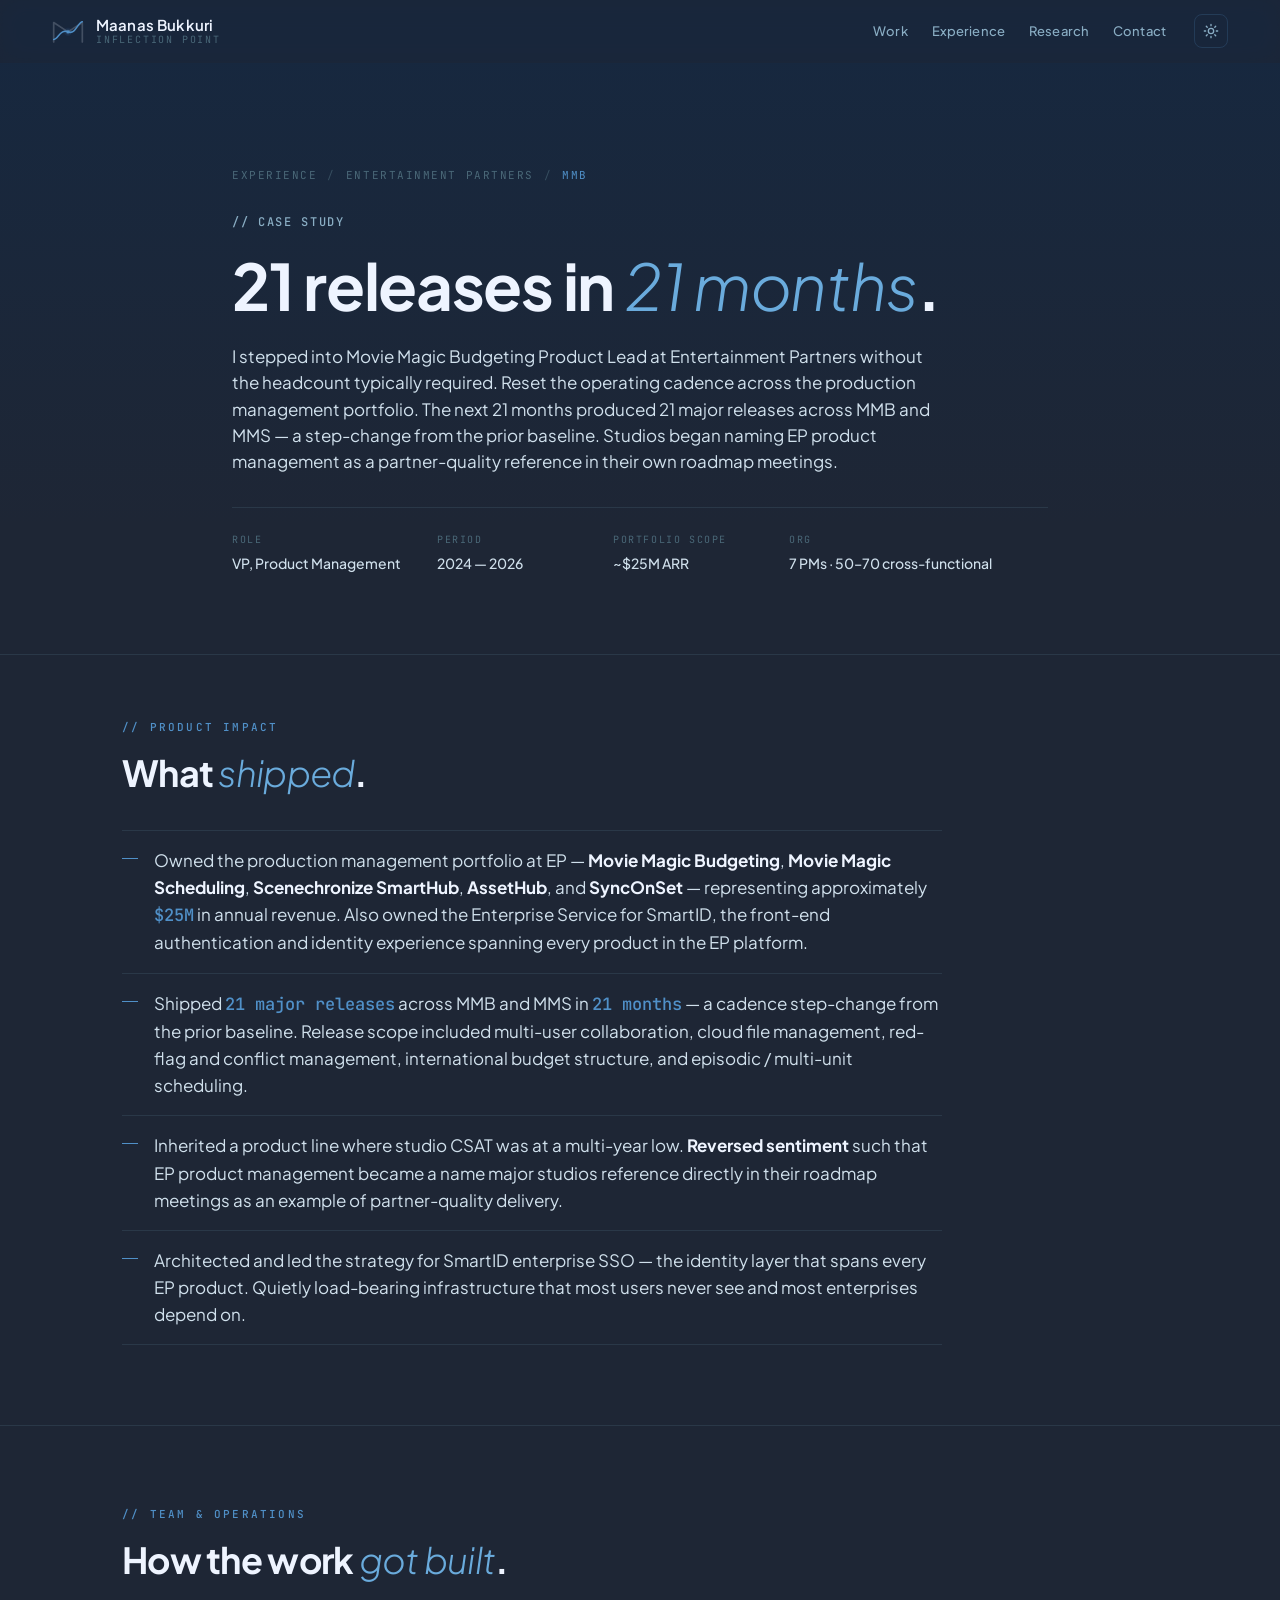
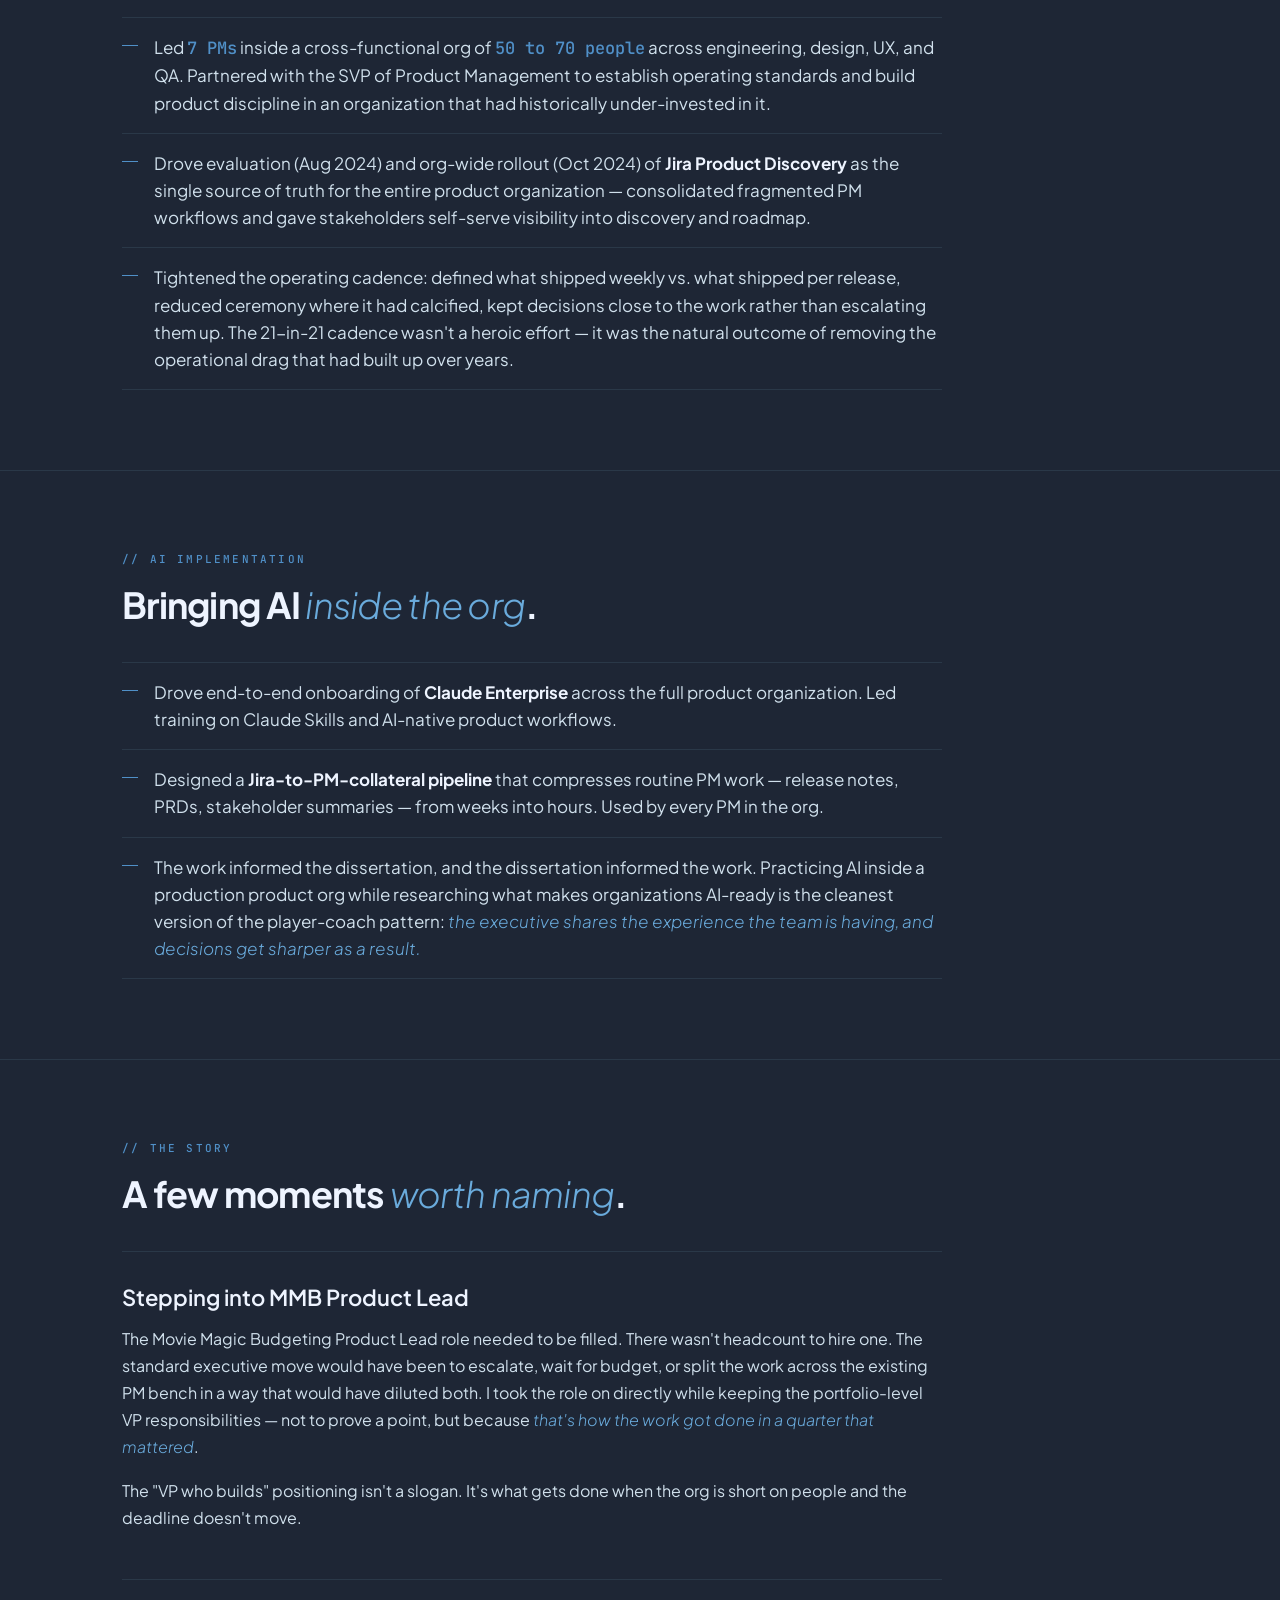
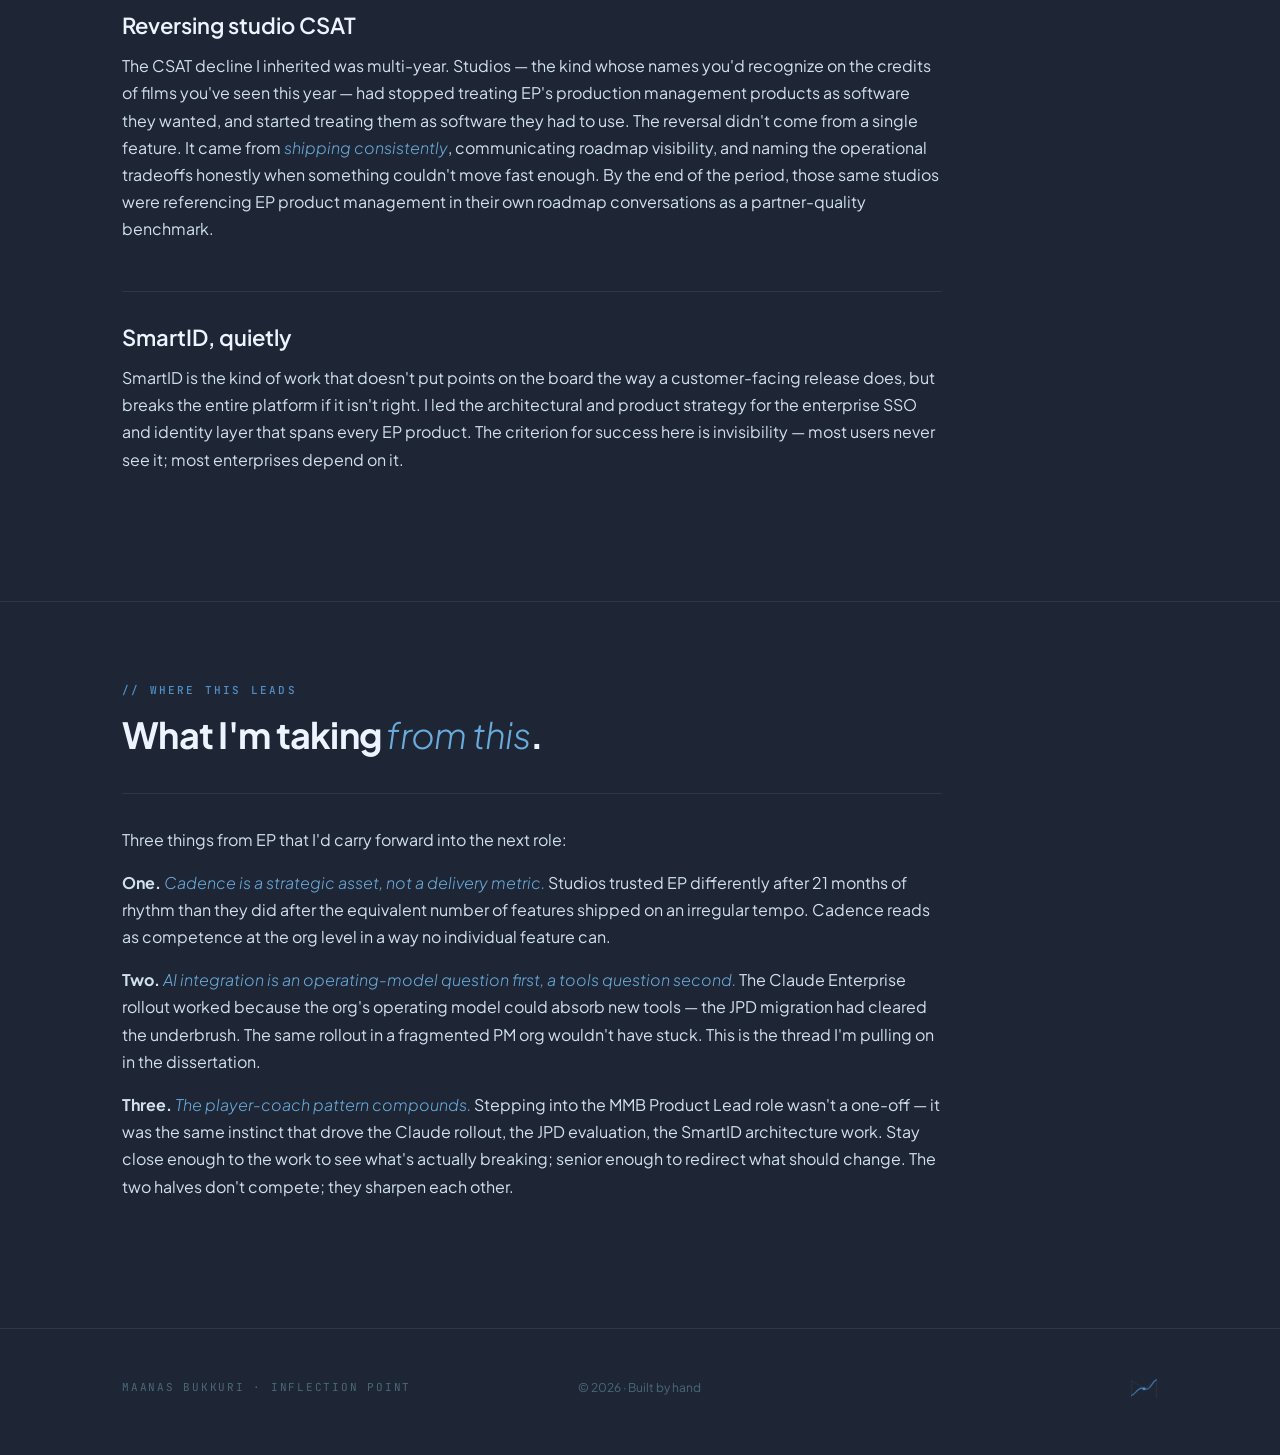
<file: experience/ep/mmb/index.html>
<!doctype html>
<html lang="en" data-theme="dark">
<head>
<meta charset="utf-8" />
<meta name="viewport" content="width=device-width, initial-scale=1" />
<title>Movie Magic Budgeting · Entertainment Partners — Maanas Bukkuri</title>
<meta name="description" content="Stepping into MMB Product Lead at Entertainment Partners with no headcount. 21 major releases in 21 months across the production management portfolio. A case study by Maanas Bukkuri." />
<meta name="theme-color" content="#1e2635" />
<meta property="og:title" content="Movie Magic Budgeting · A case study" />
<meta property="og:description" content="21 releases in 21 months. $25M production-management portfolio. Reversed studio CSAT." />
<meta property="og:type" content="article" />

<link rel="preconnect" href="https://fonts.googleapis.com" />
<link rel="preconnect" href="https://fonts.gstatic.com" crossorigin />
<link href="https://fonts.googleapis.com/css2?family=Plus+Jakarta+Sans:ital,wght@0,300;0,400;0,500;0,600;0,700;0,800;1,300;1,400&family=JetBrains+Mono:wght@400;500&display=swap" rel="stylesheet" />
<link rel="stylesheet" href="/styles.css" />
<script defer src="https://cdn.vercel-insights.com/v1/script.js"></script>
</head>
<body>

<nav class="nav" id="nav">
  <div class="nav-inner">
    <a href="/" class="brand" aria-label="Maanas Bukkuri — home">
      <svg class="brand-mark" width="32" height="26" viewBox="0 0 38 30" fill="none" xmlns="http://www.w3.org/2000/svg" aria-hidden="true">
        <path d="M2 28 L2 5 L19 16 L36 5 L36 28" stroke="currentColor" stroke-width="2" stroke-linecap="round" stroke-linejoin="round" fill="none" opacity="0.20"/>
        <path d="M2 25 C7 25 10 12 19 16 C28 20 31 4 36 4" stroke="#5090c8" stroke-width="1.8" stroke-linecap="round" fill="none"/>
        <circle cx="19" cy="16" r="5" fill="rgba(80,144,200,0.08)"/>
        <circle cx="19" cy="16" r="3.2" fill="rgba(80,144,200,0.18)"/>
        <circle cx="19" cy="16" r="1.9" fill="#5090c8"/>
      </svg>
      <span class="brand-text">
        <span class="brand-name">Maanas Bukkuri</span>
        <span class="brand-sub">Inflection Point</span>
      </span>
    </a>
    <div class="nav-right">
      <div class="nav-links">
        <a href="/#work">Work</a>
        <a href="/experience">Experience</a>
        <a href="/#research">Research</a>
        <a href="/#contact">Contact</a>
      </div>
      <button class="theme-toggle" id="themeToggle" aria-label="Toggle color theme" type="button">
        <svg class="icon-sun" viewBox="0 0 24 24" fill="none" stroke="currentColor" stroke-width="2" stroke-linecap="round" stroke-linejoin="round"><circle cx="12" cy="12" r="4"/><path d="M12 2v2M12 20v2M4.93 4.93l1.41 1.41M17.66 17.66l1.41 1.41M2 12h2M20 12h2M4.93 19.07l1.41-1.41M17.66 6.34l1.41-1.41"/></svg>
        <svg class="icon-moon" viewBox="0 0 24 24" fill="none" stroke="currentColor" stroke-width="2" stroke-linecap="round" stroke-linejoin="round"><path d="M21 12.79A9 9 0 1 1 11.21 3 7 7 0 0 0 21 12.79z"/></svg>
      </button>
    </div>
  </div>
</nav>

<header class="subpage-hero">
  <div class="container subpage-hero-inner">
    <div class="breadcrumb">
      <a href="/experience">Experience</a>
      <span class="sep">/</span>
      <a href="/experience/ep">Entertainment Partners</a>
      <span class="sep">/</span>
      <span class="current">MMB</span>
    </div>
    <div class="subpage-eyebrow">// Case study</div>
    <h1 class="subpage-title">21 releases in <em>21 months</em>.</h1>
    <p class="subpage-lede">
      I stepped into Movie Magic Budgeting Product Lead at Entertainment Partners without the headcount typically required. Reset the operating cadence across the production management portfolio. The next 21 months produced 21 major releases across MMB and MMS — a step-change from the prior baseline. Studios began naming EP product management as a partner-quality reference in their own roadmap meetings.
    </p>
    <div class="subpage-meta">
      <div class="subpage-meta-item">
        <span class="subpage-meta-label">Role</span>
        <span class="subpage-meta-value">VP, Product Management</span>
      </div>
      <div class="subpage-meta-item">
        <span class="subpage-meta-label">Period</span>
        <span class="subpage-meta-value">2024 — 2026</span>
      </div>
      <div class="subpage-meta-item">
        <span class="subpage-meta-label">Portfolio scope</span>
        <span class="subpage-meta-value">~$25M ARR</span>
      </div>
      <div class="subpage-meta-item">
        <span class="subpage-meta-label">Org</span>
        <span class="subpage-meta-value">7 PMs · 50–70 cross-functional</span>
      </div>
    </div>
  </div>
</header>

<section class="case-section">
  <div class="container">
    <div class="case-section-eyebrow">// Product impact</div>
    <h2 class="case-section-title">What <em>shipped</em>.</h2>

    <ul class="impact-list">
      <li>Owned the production management portfolio at EP — <strong>Movie Magic Budgeting</strong>, <strong>Movie Magic Scheduling</strong>, <strong>Scenechronize SmartHub</strong>, <strong>AssetHub</strong>, and <strong>SyncOnSet</strong> — representing approximately <span class="accent-num">$25M</span> in annual revenue. Also owned the Enterprise Service for SmartID, the front-end authentication and identity experience spanning every product in the EP platform.</li>
      <li>Shipped <span class="accent-num">21 major releases</span> across MMB and MMS in <span class="accent-num">21 months</span> — a cadence step-change from the prior baseline. Release scope included multi-user collaboration, cloud file management, red-flag and conflict management, international budget structure, and episodic / multi-unit scheduling.</li>
      <li>Inherited a product line where studio CSAT was at a multi-year low. <strong>Reversed sentiment</strong> such that EP product management became a name major studios reference directly in their roadmap meetings as an example of partner-quality delivery.</li>
      <li>Architected and led the strategy for SmartID enterprise SSO — the identity layer that spans every EP product. Quietly load-bearing infrastructure that most users never see and most enterprises depend on.</li>
    </ul>
  </div>
</section>

<section class="case-section">
  <div class="container">
    <div class="case-section-eyebrow">// Team &amp; operations</div>
    <h2 class="case-section-title">How the work <em>got built</em>.</h2>

    <ul class="impact-list">
      <li>Led <span class="accent-num">7 PMs</span> inside a cross-functional org of <span class="accent-num">50 to 70 people</span> across engineering, design, UX, and QA. Partnered with the SVP of Product Management to establish operating standards and build product discipline in an organization that had historically under-invested in it.</li>
      <li>Drove evaluation (Aug 2024) and org-wide rollout (Oct 2024) of <strong>Jira Product Discovery</strong> as the single source of truth for the entire product organization — consolidated fragmented PM workflows and gave stakeholders self-serve visibility into discovery and roadmap.</li>
      <li>Tightened the operating cadence: defined what shipped weekly vs. what shipped per release, reduced ceremony where it had calcified, kept decisions close to the work rather than escalating them up. The 21-in-21 cadence wasn't a heroic effort — it was the natural outcome of removing the operational drag that had built up over years.</li>
    </ul>
  </div>
</section>

<section class="case-section">
  <div class="container">
    <div class="case-section-eyebrow">// AI implementation</div>
    <h2 class="case-section-title">Bringing AI <em>inside the org</em>.</h2>

    <ul class="impact-list">
      <li>Drove end-to-end onboarding of <strong>Claude Enterprise</strong> across the full product organization. Led training on Claude Skills and AI-native product workflows.</li>
      <li>Designed a <strong>Jira-to-PM-collateral pipeline</strong> that compresses routine PM work — release notes, PRDs, stakeholder summaries — from weeks into hours. Used by every PM in the org.</li>
      <li>The work informed the dissertation, and the dissertation informed the work. Practicing AI inside a production product org while researching what makes organizations AI-ready is the cleanest version of the player-coach pattern: <em>the executive shares the experience the team is having, and decisions get sharper as a result.</em></li>
    </ul>
  </div>
</section>

<section class="case-section">
  <div class="container">
    <div class="case-section-eyebrow">// The story</div>
    <h2 class="case-section-title">A few moments <em>worth naming</em>.</h2>

    <div class="story-block">
      <h3>Stepping into MMB Product Lead</h3>
      <p>The Movie Magic Budgeting Product Lead role needed to be filled. There wasn't headcount to hire one. The standard executive move would have been to escalate, wait for budget, or split the work across the existing PM bench in a way that would have diluted both. I took the role on directly while keeping the portfolio-level VP responsibilities — not to prove a point, but because <em>that's how the work got done in a quarter that mattered</em>.</p>
      <p>The "VP who builds" positioning isn't a slogan. It's what gets done when the org is short on people and the deadline doesn't move.</p>
    </div>

    <div class="story-block">
      <h3>Reversing studio CSAT</h3>
      <p>The CSAT decline I inherited was multi-year. Studios — the kind whose names you'd recognize on the credits of films you've seen this year — had stopped treating EP's production management products as software they wanted, and started treating them as software they had to use. The reversal didn't come from a single feature. It came from <em>shipping consistently</em>, communicating roadmap visibility, and naming the operational tradeoffs honestly when something couldn't move fast enough. By the end of the period, those same studios were referencing EP product management in their own roadmap conversations as a partner-quality benchmark.</p>
    </div>

    <div class="story-block">
      <h3>SmartID, quietly</h3>
      <p>SmartID is the kind of work that doesn't put points on the board the way a customer-facing release does, but breaks the entire platform if it isn't right. I led the architectural and product strategy for the enterprise SSO and identity layer that spans every EP product. The criterion for success here is invisibility — most users never see it; most enterprises depend on it.</p>
    </div>
  </div>
</section>

<section class="case-section">
  <div class="container">
    <div class="case-section-eyebrow">// Where this leads</div>
    <h2 class="case-section-title">What I'm taking <em>from this</em>.</h2>

    <div class="story-block">
      <p>Three things from EP that I'd carry forward into the next role:</p>
      <p><strong>One.</strong> <em>Cadence is a strategic asset, not a delivery metric.</em> Studios trusted EP differently after 21 months of rhythm than they did after the equivalent number of features shipped on an irregular tempo. Cadence reads as competence at the org level in a way no individual feature can.</p>
      <p><strong>Two.</strong> <em>AI integration is an operating-model question first, a tools question second.</em> The Claude Enterprise rollout worked because the org's operating model could absorb new tools — the JPD migration had cleared the underbrush. The same rollout in a fragmented PM org wouldn't have stuck. This is the thread I'm pulling on in the dissertation.</p>
      <p><strong>Three.</strong> <em>The player-coach pattern compounds.</em> Stepping into the MMB Product Lead role wasn't a one-off — it was the same instinct that drove the Claude rollout, the JPD evaluation, the SmartID architecture work. Stay close enough to the work to see what's actually breaking; senior enough to redirect what should change. The two halves don't compete; they sharpen each other.</p>
    </div>
  </div>
</section>

<footer class="footer">
  <div class="container footer-inner">
    <div class="footer-left">Maanas Bukkuri · Inflection Point</div>
    <div class="footer-mid">© 2026 · Built by hand</div>
    <div class="footer-right" aria-hidden="true">
      <svg width="28" height="22" viewBox="0 0 38 30" fill="none" xmlns="http://www.w3.org/2000/svg">
        <path d="M2 28 L2 5 L19 16 L36 5 L36 28" stroke="currentColor" stroke-width="2" stroke-linecap="round" stroke-linejoin="round" fill="none" opacity="0.15"/>
        <path d="M2 25 C7 25 10 12 19 16 C28 20 31 4 36 4" stroke="#5090c8" stroke-width="1.6" stroke-linecap="round" fill="none" opacity="0.7"/>
        <circle cx="19" cy="16" r="3" fill="rgba(80,144,200,0.18)"/>
        <circle cx="19" cy="16" r="1.6" fill="#5090c8"/>
      </svg>
    </div>
  </div>
</footer>

<script src="/app.js" defer></script>
</body>
</html>
</file>
<file: styles.css>
/* ==========================================================================
   Inflection Point — design system
   Single source of truth for tokens, components, and responsive behavior.
   ========================================================================== */

/* ---------- tokens ---------- */
:root, [data-theme="dark"] {
  --bg-base:        #1e2635;
  --bg-deep:        #162840;
  --bg-deepest:     #12202e;
  --bg-elevated:    #232c3d;
  --surface-strong: rgba(80, 144, 200, 0.08);
  --surface-border: rgba(80, 144, 200, 0.20);
  --rule:           #2a3848;

  --accent:         #5090c8;
  --accent-bright:  #6aabdc;
  --accent-soft:    #8ab8d4;

  --text-primary:   #eef4ff;
  --text-body:      #d0e0ec;
  --text-secondary: #8aaec4;
  --text-muted:     #4a6878;

  --nav-bg:          rgba(30, 38, 53, 0.72);
  --nav-bg-scrolled: rgba(18, 32, 46, 0.86);
}
[data-theme="light"] {
  --bg-base:        #f4f7fb;
  --bg-deep:        #e9eff6;
  --bg-deepest:     #dde6f0;
  --bg-elevated:    #ffffff;
  --surface-strong: rgba(80, 144, 200, 0.08);
  --surface-border: rgba(80, 144, 200, 0.28);
  --rule:           #cdd8e4;

  --accent:         #2e6fa8;
  --accent-bright:  #1d5a93;
  --accent-soft:    #4a86bd;

  --text-primary:   #0e1a2c;
  --text-body:      #1f2d40;
  --text-secondary: #41566c;
  --text-muted:     #6e8194;

  --nav-bg:          rgba(244, 247, 251, 0.78);
  --nav-bg-scrolled: rgba(233, 239, 246, 0.92);
}

/* ---------- base ---------- */
*, *::before, *::after { box-sizing: border-box; }
html { scroll-behavior: smooth; -webkit-font-smoothing: antialiased; -moz-osx-font-smoothing: grayscale; }
body {
  margin: 0;
  font-family: 'Plus Jakarta Sans', system-ui, -apple-system, Segoe UI, Roboto, sans-serif;
  font-weight: 400;
  color: var(--text-body);
  background: var(--bg-base);
  line-height: 1.6;
  overflow-x: hidden;
  transition: background-color 0.3s ease, color 0.3s ease;
}
::selection { background: var(--accent); color: var(--bg-deepest); }

a { color: var(--accent); text-decoration: none; transition: color 0.2s ease; }
a:hover { color: var(--accent-bright); }

h1, h2, h3, h4 { color: var(--text-primary); font-weight: 600; line-height: 1.2; margin: 0 0 0.5em; }
p { margin: 0 0 1em; }
em { font-style: italic; font-weight: 300; color: var(--accent-bright); }

.accent { color: var(--accent); }
.mono   { font-family: 'JetBrains Mono', ui-monospace, SFMono-Regular, Menlo, monospace; }

.container { max-width: 1100px; margin: 0 auto; padding: 0 32px; }

/* ---------- nav ---------- */
nav.nav {
  position: fixed; top: 0; left: 0; right: 0; z-index: 50;
  background: var(--nav-bg);
  backdrop-filter: saturate(160%) blur(14px);
  -webkit-backdrop-filter: saturate(160%) blur(14px);
  border-bottom: 1px solid transparent;
  transition: background-color 0.25s ease, border-color 0.25s ease;
}
nav.nav.scrolled {
  background: var(--nav-bg-scrolled);
  border-bottom-color: var(--rule);
}
.nav-inner {
  display: flex; align-items: center; justify-content: space-between;
  padding: 14px 32px;
  max-width: 1240px; margin: 0 auto;
}
.brand        { display: flex; align-items: center; gap: 12px; color: var(--text-primary); }
.brand:hover  { color: var(--text-primary); }
.brand-mark   { display: block; flex-shrink: 0; }
.brand-text   { display: flex; flex-direction: column; line-height: 1.05; }
.brand-name   { font-weight: 600; font-size: 15px; letter-spacing: 0.01em; color: var(--text-primary); }
.brand-sub    { font-family: 'JetBrains Mono', monospace; font-size: 10px; letter-spacing: 0.18em; text-transform: uppercase; color: var(--text-muted); margin-top: 2px; }

.nav-right    { display: flex; align-items: center; gap: 28px; }
.nav-links    { display: flex; gap: 24px; }
.nav-links a  { font-size: 13px; font-weight: 500; color: var(--text-secondary); letter-spacing: 0.01em; }
.nav-links a:hover { color: var(--accent); }

.theme-toggle {
  background: transparent; border: 1px solid var(--surface-border);
  width: 34px; height: 34px; border-radius: 8px;
  color: var(--text-secondary); cursor: pointer;
  display: inline-flex; align-items: center; justify-content: center;
  transition: border-color 0.2s ease, color 0.2s ease, background-color 0.2s ease;
}
.theme-toggle:hover { color: var(--accent); border-color: var(--accent); background: var(--surface-strong); }
.theme-toggle svg   { width: 16px; height: 16px; }
[data-theme="dark"]  .theme-toggle .icon-sun  { display: block; }
[data-theme="dark"]  .theme-toggle .icon-moon { display: none; }
[data-theme="light"] .theme-toggle .icon-sun  { display: none; }
[data-theme="light"] .theme-toggle .icon-moon { display: block; }

/* ---------- hero ---------- */
.hero {
  position: relative; overflow: hidden;
  padding: 180px 0 120px;
  background: linear-gradient(180deg, var(--bg-deep) 0%, var(--bg-base) 80%);
}
.hero-inner { position: relative; z-index: 2; max-width: 880px; }

.hero-eyebrow {
  display: inline-flex; align-items: center; gap: 10px;
  font-family: 'JetBrains Mono', monospace; font-size: 12px; font-weight: 500;
  letter-spacing: 0.14em; text-transform: uppercase; color: var(--text-secondary);
  margin-bottom: 28px;
  opacity: 0; transform: translateY(8px);
  animation: fadeUp 0.7s 0.05s ease forwards;
}
.pulse-dot {
  width: 8px; height: 8px; border-radius: 50%;
  background: #4ade80; box-shadow: 0 0 0 0 rgba(74, 222, 128, 0.55);
  animation: pulse 2.4s ease-in-out infinite;
}

.hero-title {
  font-size: clamp(44px, 7vw, 84px);
  font-weight: 700; line-height: 1.04; letter-spacing: -0.025em;
  color: var(--text-primary);
  margin: 0 0 32px;
  opacity: 0; transform: translateY(14px);
  animation: fadeUp 0.8s 0.18s ease forwards;
}
.hero-title .ships  { font-style: italic; font-weight: 300; color: var(--accent-bright); }
.hero-title .period { color: var(--accent); }

.hero-lede {
  font-size: clamp(18px, 1.4vw, 22px);
  line-height: 1.55; max-width: 720px; color: var(--text-body);
  margin-bottom: 40px;
  opacity: 0; transform: translateY(14px);
  animation: fadeUp 0.8s 0.32s ease forwards;
}
.hero-lede strong { font-weight: 600; color: var(--text-primary); }

.hero-meta {
  display: flex; flex-wrap: wrap; gap: 36px;
  padding-top: 24px; border-top: 1px solid var(--rule);
  opacity: 0; transform: translateY(14px);
  animation: fadeUp 0.8s 0.46s ease forwards;
}
.hero-meta-item  { display: flex; flex-direction: column; gap: 4px; min-width: 140px; }
.hero-meta-label {
  font-family: 'JetBrains Mono', monospace; font-size: 10px;
  letter-spacing: 0.16em; text-transform: uppercase; color: var(--text-muted);
}
.hero-meta-value {
  font-size: 14px; font-weight: 500; color: var(--text-body);
  display: inline-flex; align-items: center; gap: 8px;
}

.inflection-bg {
  position: absolute; top: 50%; right: -160px; transform: translateY(-50%);
  width: 720px; height: 720px;
  pointer-events: none; opacity: 0.10; z-index: 1;
}
.inflection-bg svg { width: 100%; height: 100%; }

/* ---------- section primitives ---------- */
section.block { padding: 110px 0; border-top: 1px solid var(--rule); }
.section-eyebrow {
  font-family: 'JetBrains Mono', monospace; font-size: 11px; font-weight: 500;
  letter-spacing: 0.20em; text-transform: uppercase; color: var(--accent);
  margin-bottom: 16px;
}
.section-title {
  font-size: clamp(32px, 4vw, 48px); font-weight: 700; letter-spacing: -0.02em;
  color: var(--text-primary); margin: 0 0 56px; max-width: 780px;
}
.section-title em { font-style: italic; font-weight: 300; color: var(--accent-bright); }

.reveal { opacity: 0; transform: translateY(18px); transition: opacity 0.7s ease, transform 0.7s ease; }
.reveal.is-visible { opacity: 1; transform: translateY(0); }

/* ---------- approach ---------- */
.approach-grid {
  display: grid; grid-template-columns: 320px 1fr; gap: 80px;
  align-items: start;
}
.approach-callout {
  position: sticky; top: 110px;
  padding: 32px;
  background: var(--surface-strong);
  border: 1px solid var(--surface-border);
  border-left: 3px solid var(--accent);
  border-radius: 4px;
}
.approach-callout-label {
  font-family: 'JetBrains Mono', monospace; font-size: 10px; font-weight: 500;
  letter-spacing: 0.20em; text-transform: uppercase; color: var(--accent);
  margin-bottom: 18px;
}
.approach-callout-quote {
  font-size: 17px; font-weight: 400; line-height: 1.55;
  color: var(--text-primary); font-style: italic;
}
.approach-body p {
  font-size: 17px; line-height: 1.75; color: var(--text-body);
  margin: 0 0 1.4em;
}
.approach-body p:last-child { margin-bottom: 0; }
.approach-body em { font-style: italic; font-weight: 300; color: var(--accent-bright); }

/* ---------- work cards ---------- */
.work-grid { display: grid; grid-template-columns: repeat(3, 1fr); gap: 24px; }
.work-card {
  position: relative;
  padding: 36px 32px 32px;
  background: var(--bg-elevated);
  border: 1px solid var(--rule);
  border-radius: 8px;
  transition: transform 0.25s ease, border-color 0.25s ease, box-shadow 0.25s ease;
}
.work-card:hover { transform: translateY(-3px); border-color: var(--surface-border); box-shadow: 0 18px 40px -24px rgba(0,0,0,0.45); }
.work-card-status {
  display: inline-flex; align-items: center; gap: 8px;
  font-family: 'JetBrains Mono', monospace; font-size: 10px; font-weight: 500;
  letter-spacing: 0.16em; text-transform: uppercase; color: var(--accent);
  margin-bottom: 18px;
}
.work-card-status .dot {
  width: 6px; height: 6px; border-radius: 50%; background: var(--accent);
  animation: pulse 2.6s ease-in-out infinite;
}
.work-card--linked { color: inherit; text-decoration: none; cursor: pointer; }
.work-card--linked:hover { color: inherit; }
.work-card--linked:hover h3 { color: var(--accent); }
.work-card--linked .work-card-tag:last-child { color: var(--accent); border-color: var(--surface-border); }
.work-card h3 { font-size: 22px; margin: 0 0 14px; color: var(--text-primary); }
.work-card p  { font-size: 15px; line-height: 1.65; color: var(--text-body); margin: 0 0 22px; }
.work-card-tags {
  display: flex; flex-wrap: wrap; gap: 8px;
  padding-top: 18px; border-top: 1px solid var(--rule);
}
.work-card-tag {
  font-family: 'JetBrains Mono', monospace; font-size: 10px; font-weight: 500;
  letter-spacing: 0.10em; color: var(--text-muted);
  padding: 4px 10px; border: 1px solid var(--rule); border-radius: 999px;
}

/* ---------- trajectory ---------- */
.trajectory { max-width: 820px; }

.trajectory-shape {
  list-style: none; padding: 0; margin: 0 0 56px;
}
.trajectory-shape li {
  font-size: clamp(18px, 1.6vw, 22px);
  line-height: 1.5;
  color: var(--text-primary);
  padding: 18px 0;
  border-top: 1px solid var(--rule);
  position: relative;
  padding-left: 28px;
}
.trajectory-shape li:last-child { border-bottom: 1px solid var(--rule); }
.trajectory-shape li::before {
  content: "";
  position: absolute;
  left: 0; top: 50%;
  width: 14px; height: 1px;
  background: var(--accent);
  transform: translateY(-50%);
}

/* Companies row — visual sweep of where I've been */
.companies-row {
  display: grid;
  grid-template-columns: repeat(7, 1fr);
  gap: 12px;
  margin: 0 0 56px;
}
.company-tile {
  display: flex; flex-direction: column; align-items: center;
  text-align: center;
  padding: 18px 10px 14px;
  background: var(--bg-elevated);
  border: 1px solid var(--rule);
  border-radius: 8px;
  transition: border-color 0.2s ease, transform 0.2s ease, background-color 0.2s ease;
}
.company-tile:hover {
  border-color: var(--accent);
  transform: translateY(-2px);
}
.company-logo {
  width: 40px; height: 40px;
  margin-bottom: 14px;
  display: flex; align-items: center; justify-content: center;
  border-radius: 6px;
  background: #ffffff;
  padding: 6px;
  overflow: hidden;
}
.company-logo img,
.company-logo svg {
  max-width: 100%; max-height: 100%;
  object-fit: contain;
  display: block;
}
.company-logo--mono {
  background: var(--bg-base);
  border: 1px solid var(--rule);
  padding: 0;
}
.company-monogram {
  font-family: 'Plus Jakarta Sans', sans-serif;
  font-weight: 700;
  font-size: 14px;
  letter-spacing: 0.04em;
  color: var(--text-primary);
}
.company-tile:hover .company-logo--mono { border-color: var(--accent); }
.company-tile:hover .company-monogram { color: var(--accent); }
.company-logo--chirp { color: #000; }
.company-logo--placeholder {
  background: transparent;
  color: var(--text-secondary);
  padding: 0;
  transition: color 0.2s ease;
}
.company-logo--placeholder svg { width: 22px; height: 22px; display: block; }
.company-tile:hover .company-logo--placeholder { color: var(--accent); }
.company-name {
  font-size: 11px; font-weight: 600;
  color: var(--text-primary);
  letter-spacing: 0.01em;
  line-height: 1.25;
  margin-bottom: 6px;
  min-height: 28px;
  display: flex; align-items: center;
}
.company-dates {
  font-family: 'JetBrains Mono', monospace; font-size: 10px;
  color: var(--text-muted);
  letter-spacing: 0.04em;
}
.company-tile--more {
  background: transparent;
  border-style: dashed;
}
.company-tile--more .company-name { color: var(--text-secondary); }

.trajectory-status {
  margin: 0 0 48px;
  display: flex; flex-direction: column; gap: 16px;
}
.trajectory-status > div {
  display: grid; grid-template-columns: 140px 1fr; gap: 24px; align-items: baseline;
}
.trajectory-status dt {
  font-family: 'JetBrains Mono', monospace; font-size: 10px; font-weight: 500;
  letter-spacing: 0.18em; text-transform: uppercase; color: var(--text-muted);
  margin: 0;
}
.trajectory-status dd {
  margin: 0;
  font-size: 16px; font-weight: 500; color: var(--text-body);
}
.trajectory-status-detail {
  display: inline-block; margin-top: 4px;
  font-size: 14px; font-weight: 400; color: var(--text-secondary);
  line-height: 1.5;
}

.trajectory-link {
  display: inline-flex; align-items: center; gap: 10px;
  font-family: 'JetBrains Mono', monospace; font-size: 12px; font-weight: 500;
  letter-spacing: 0.14em; text-transform: uppercase;
  color: var(--accent);
  padding-top: 28px;
  border-top: 1px solid var(--rule);
  width: 100%;
  max-width: 820px;
}
.trajectory-link:hover { color: var(--accent-bright); }
.trajectory-link .arrow { transition: transform 0.2s ease; }
.trajectory-link:hover .arrow { transform: translateX(4px); }

/* ==========================================================================
   Subpage scaffolding (experience, case studies, writing, research)
   ========================================================================== */

.subpage-hero {
  position: relative;
  padding: 160px 0 80px;
  background: linear-gradient(180deg, var(--bg-deep) 0%, var(--bg-base) 80%);
  border-bottom: 1px solid var(--rule);
}
.subpage-hero-inner { max-width: 880px; }

.breadcrumb {
  display: inline-flex; align-items: center; gap: 10px;
  font-family: 'JetBrains Mono', monospace; font-size: 11px;
  letter-spacing: 0.14em; text-transform: uppercase;
  color: var(--text-muted);
  margin-bottom: 28px;
}
.breadcrumb a { color: var(--text-muted); }
.breadcrumb a:hover { color: var(--accent); }
.breadcrumb .sep { color: var(--text-muted); opacity: 0.6; }
.breadcrumb .current { color: var(--accent); }

.subpage-eyebrow {
  font-family: 'JetBrains Mono', monospace; font-size: 12px; font-weight: 500;
  letter-spacing: 0.14em; text-transform: uppercase;
  color: var(--text-secondary);
  margin-bottom: 20px;
}
.subpage-title {
  font-size: clamp(38px, 5vw, 64px);
  font-weight: 700; line-height: 1.05; letter-spacing: -0.02em;
  color: var(--text-primary);
  margin: 0 0 24px;
}
.subpage-title em { font-style: italic; font-weight: 300; color: var(--accent-bright); }
.subpage-lede {
  font-size: clamp(17px, 1.3vw, 20px);
  line-height: 1.55; max-width: 720px; color: var(--text-body);
  margin: 0 0 32px;
}
.subpage-meta {
  display: flex; flex-wrap: wrap; gap: 36px;
  padding-top: 24px; border-top: 1px solid var(--rule);
}
.subpage-meta-item { display: flex; flex-direction: column; gap: 4px; min-width: 140px; }
.subpage-meta-label {
  font-family: 'JetBrains Mono', monospace; font-size: 10px;
  letter-spacing: 0.16em; text-transform: uppercase; color: var(--text-muted);
}
.subpage-meta-value { font-size: 14px; font-weight: 500; color: var(--text-body); }

/* Case study impact blocks (the Walter template) */
.case-section { padding: 80px 0; border-top: 1px solid var(--rule); }
.case-section:first-of-type { border-top: none; padding-top: 64px; }
.case-section-eyebrow {
  font-family: 'JetBrains Mono', monospace; font-size: 11px; font-weight: 500;
  letter-spacing: 0.20em; text-transform: uppercase; color: var(--accent);
  margin-bottom: 14px;
}
.case-section-title {
  font-size: clamp(28px, 3vw, 36px); font-weight: 700; letter-spacing: -0.02em;
  color: var(--text-primary); margin: 0 0 36px; max-width: 760px;
}
.case-section-title em { font-style: italic; font-weight: 300; color: var(--accent-bright); }

.impact-list {
  list-style: none; padding: 0; margin: 0;
  max-width: 820px;
}
.impact-list li {
  font-size: 17px; line-height: 1.6; color: var(--text-body);
  padding: 16px 0 16px 32px;
  border-top: 1px solid var(--rule);
  position: relative;
}
.impact-list li:last-child { border-bottom: 1px solid var(--rule); }
.impact-list li::before {
  content: ""; position: absolute;
  left: 0; top: 27px;
  width: 16px; height: 1px;
  background: var(--accent);
}
.impact-list li strong {
  font-weight: 700; color: var(--text-primary);
}
.impact-list li .accent-num {
  font-family: 'JetBrains Mono', monospace; font-weight: 500;
  color: var(--accent);
}

/* Story / subsection blocks within a case study */
.story-block {
  max-width: 820px;
  padding: 32px 0;
  border-top: 1px solid var(--rule);
}
.story-block:first-child { border-top: none; padding-top: 0; }
.story-block h3 {
  font-size: 22px; font-weight: 600; color: var(--text-primary);
  margin: 0 0 14px;
}
.story-block p {
  font-size: 16px; line-height: 1.7; color: var(--text-body);
  margin: 0 0 1em;
}
.story-block p em { font-style: italic; font-weight: 300; color: var(--accent-bright); }

/* Experience index — role list */
.role-list { display: flex; flex-direction: column; gap: 0; max-width: 920px; }
.role-row {
  display: grid; grid-template-columns: 180px 1fr auto; gap: 32px;
  padding: 32px 0; border-top: 1px solid var(--rule);
  align-items: baseline;
  color: var(--text-body); text-decoration: none;
  transition: padding-left 0.2s ease;
}
.role-row:last-child { border-bottom: 1px solid var(--rule); }
.role-row--linked { color: var(--text-body); }
.role-row--linked:hover { color: var(--text-body); padding-left: 12px; }
.role-row--linked:hover .role-name { color: var(--accent); }
.role-row--linked:hover .role-arrow { color: var(--accent); transform: translateX(4px); }
.role-period {
  font-family: 'JetBrains Mono', monospace; font-size: 12px; font-weight: 500;
  letter-spacing: 0.10em; color: var(--text-muted);
}
.role-name {
  font-size: 22px; font-weight: 600; color: var(--text-primary);
  transition: color 0.2s ease;
}
.role-company {
  display: block; font-family: 'JetBrains Mono', monospace; font-size: 12px;
  font-weight: 400; letter-spacing: 0.05em; color: var(--text-secondary);
  margin-top: 6px;
}
.role-summary {
  display: block; font-size: 15px; line-height: 1.6; color: var(--text-secondary);
  margin-top: 12px;
}
.role-arrow {
  font-family: 'JetBrains Mono', monospace; font-size: 18px; color: var(--text-muted);
  transition: color 0.2s ease, transform 0.2s ease;
}
.role-row--placeholder { opacity: 0.55; }
.role-row--placeholder .role-arrow { display: none; }

/* Project list (within a role page) */
.project-list { display: flex; flex-direction: column; gap: 0; max-width: 920px; }
.project-row {
  display: grid; grid-template-columns: 1fr auto; gap: 24px;
  padding: 28px 0; border-top: 1px solid var(--rule);
  align-items: baseline;
  color: var(--text-body); text-decoration: none;
  transition: padding-left 0.2s ease;
}
.project-row:last-child { border-bottom: 1px solid var(--rule); }
.project-row--linked:hover { padding-left: 12px; }
.project-row--linked:hover .project-name { color: var(--accent); }
.project-row--linked:hover .project-arrow { color: var(--accent); transform: translateX(4px); }
.project-name {
  font-size: 20px; font-weight: 600; color: var(--text-primary);
  transition: color 0.2s ease;
}
.project-summary {
  display: block; font-size: 15px; line-height: 1.6; color: var(--text-secondary);
  margin-top: 8px; max-width: 640px;
}
.project-arrow {
  font-family: 'JetBrains Mono', monospace; font-size: 18px; color: var(--text-muted);
  transition: color 0.2s ease, transform 0.2s ease;
}
.project-row--placeholder { opacity: 0.55; }
.project-row--placeholder .project-arrow { display: none; }

@media (max-width: 880px) {
  .subpage-hero { padding: 130px 0 60px; }
  .case-section { padding: 60px 0; }
  .role-row { grid-template-columns: 1fr; gap: 8px; }
  .project-row { grid-template-columns: 1fr; gap: 8px; }
  .impact-list li { padding-left: 24px; font-size: 16px; }
  .impact-list li::before { top: 24px; }
}

/* ---------- thesis frame ---------- */
.thesis-frame {
  padding: 56px 56px 48px;
  background: linear-gradient(135deg, var(--bg-elevated) 0%, var(--bg-deep) 100%);
  border: 1px solid var(--surface-border);
  border-radius: 8px;
  position: relative;
}
.thesis-question {
  font-size: clamp(22px, 2.4vw, 32px);
  font-weight: 300; font-style: italic; line-height: 1.4;
  color: var(--text-primary);
  margin: 0 0 48px;
  max-width: 900px;
}
.thesis-question .key { font-style: normal; font-weight: 600; color: var(--accent); }
.thesis-meta {
  display: grid; grid-template-columns: repeat(3, 1fr); gap: 32px;
  padding-top: 32px; border-top: 1px solid var(--rule);
}
.thesis-meta-item  { display: flex; flex-direction: column; gap: 6px; }
.thesis-meta-label {
  font-family: 'JetBrains Mono', monospace; font-size: 10px;
  letter-spacing: 0.18em; text-transform: uppercase; color: var(--text-muted);
}
.thesis-meta-value { font-size: 15px; font-weight: 500; color: var(--text-body); }

/* ---------- contact ---------- */
.contact-grid {
  display: grid; grid-template-columns: repeat(2, 1fr); gap: 16px;
  max-width: 720px;
}
.contact-link {
  display: flex; align-items: center; justify-content: space-between;
  padding: 22px 26px;
  background: var(--bg-elevated);
  border: 1px solid var(--rule);
  border-radius: 8px;
  color: var(--text-primary);
  font-weight: 500; font-size: 15px;
  transition: border-color 0.2s ease, transform 0.2s ease, color 0.2s ease;
}
.contact-link:hover { border-color: var(--accent); color: var(--accent); transform: translateY(-2px); }
.contact-link .arrow {
  font-family: 'JetBrains Mono', monospace; color: var(--text-muted);
  transition: transform 0.2s ease, color 0.2s ease;
}
.contact-link:hover .arrow { color: var(--accent); transform: translate(3px, -3px); }

/* ---------- footer ---------- */
footer.footer {
  padding: 48px 0 56px;
  border-top: 1px solid var(--rule);
  color: var(--text-muted);
}
.footer-inner {
  display: grid; grid-template-columns: 1fr 1fr 1fr;
  align-items: center; gap: 24px;
}
.footer-left {
  font-family: 'JetBrains Mono', monospace; font-size: 11px;
  letter-spacing: 0.16em; text-transform: uppercase; color: var(--text-muted);
}
.footer-mid   { text-align: center; font-size: 12px; color: var(--text-muted); }
.footer-right {
  display: flex; justify-content: flex-end; align-items: center;
  color: var(--text-muted);
}

/* ---------- animations ---------- */
@keyframes fadeUp {
  from { opacity: 0; transform: translateY(14px); }
  to   { opacity: 1; transform: translateY(0); }
}
@keyframes pulse {
  0%, 100% { box-shadow: 0 0 0 0 rgba(74, 222, 128, 0.55); }
  50%      { box-shadow: 0 0 0 8px rgba(74, 222, 128, 0); }
}

/* ---------- responsive ---------- */
@media (max-width: 880px) {
  .container   { padding: 0 22px; }
  .nav-inner   { padding: 12px 22px; }
  .nav-links   { gap: 16px; }
  .nav-links a { font-size: 12px; }
  .brand-sub   { display: none; }

  .hero          { padding: 140px 0 80px; }
  .hero-meta     { gap: 22px; }
  .inflection-bg { display: none; }

  section.block   { padding: 80px 0; }
  .section-title  { margin-bottom: 40px; }

  .approach-grid    { grid-template-columns: 1fr; gap: 32px; }
  .approach-callout { position: static; }

  .work-grid { grid-template-columns: 1fr; }
  .approach-grid { grid-template-columns: 1fr; gap: 32px; }

  .trajectory-status > div { grid-template-columns: 1fr; gap: 4px; }
  .trajectory-shape li { padding: 14px 0 14px 24px; }
  .companies-row { grid-template-columns: repeat(2, 1fr); gap: 10px; }
  .company-name { min-height: 0; }

  .thesis-frame { padding: 36px 28px 32px; }
  .thesis-meta  { grid-template-columns: 1fr; gap: 20px; }

  .contact-grid { grid-template-columns: 1fr; }

  .footer-inner { grid-template-columns: 1fr; text-align: center; gap: 18px; }
  .footer-right { justify-content: center; }
}

@media (prefers-reduced-motion: reduce) {
  *, *::before, *::after {
    animation-duration: 0.001ms !important;
    animation-iteration-count: 1 !important;
    transition-duration: 0.001ms !important;
  }
  .reveal { opacity: 1; transform: none; }
}
</file>
